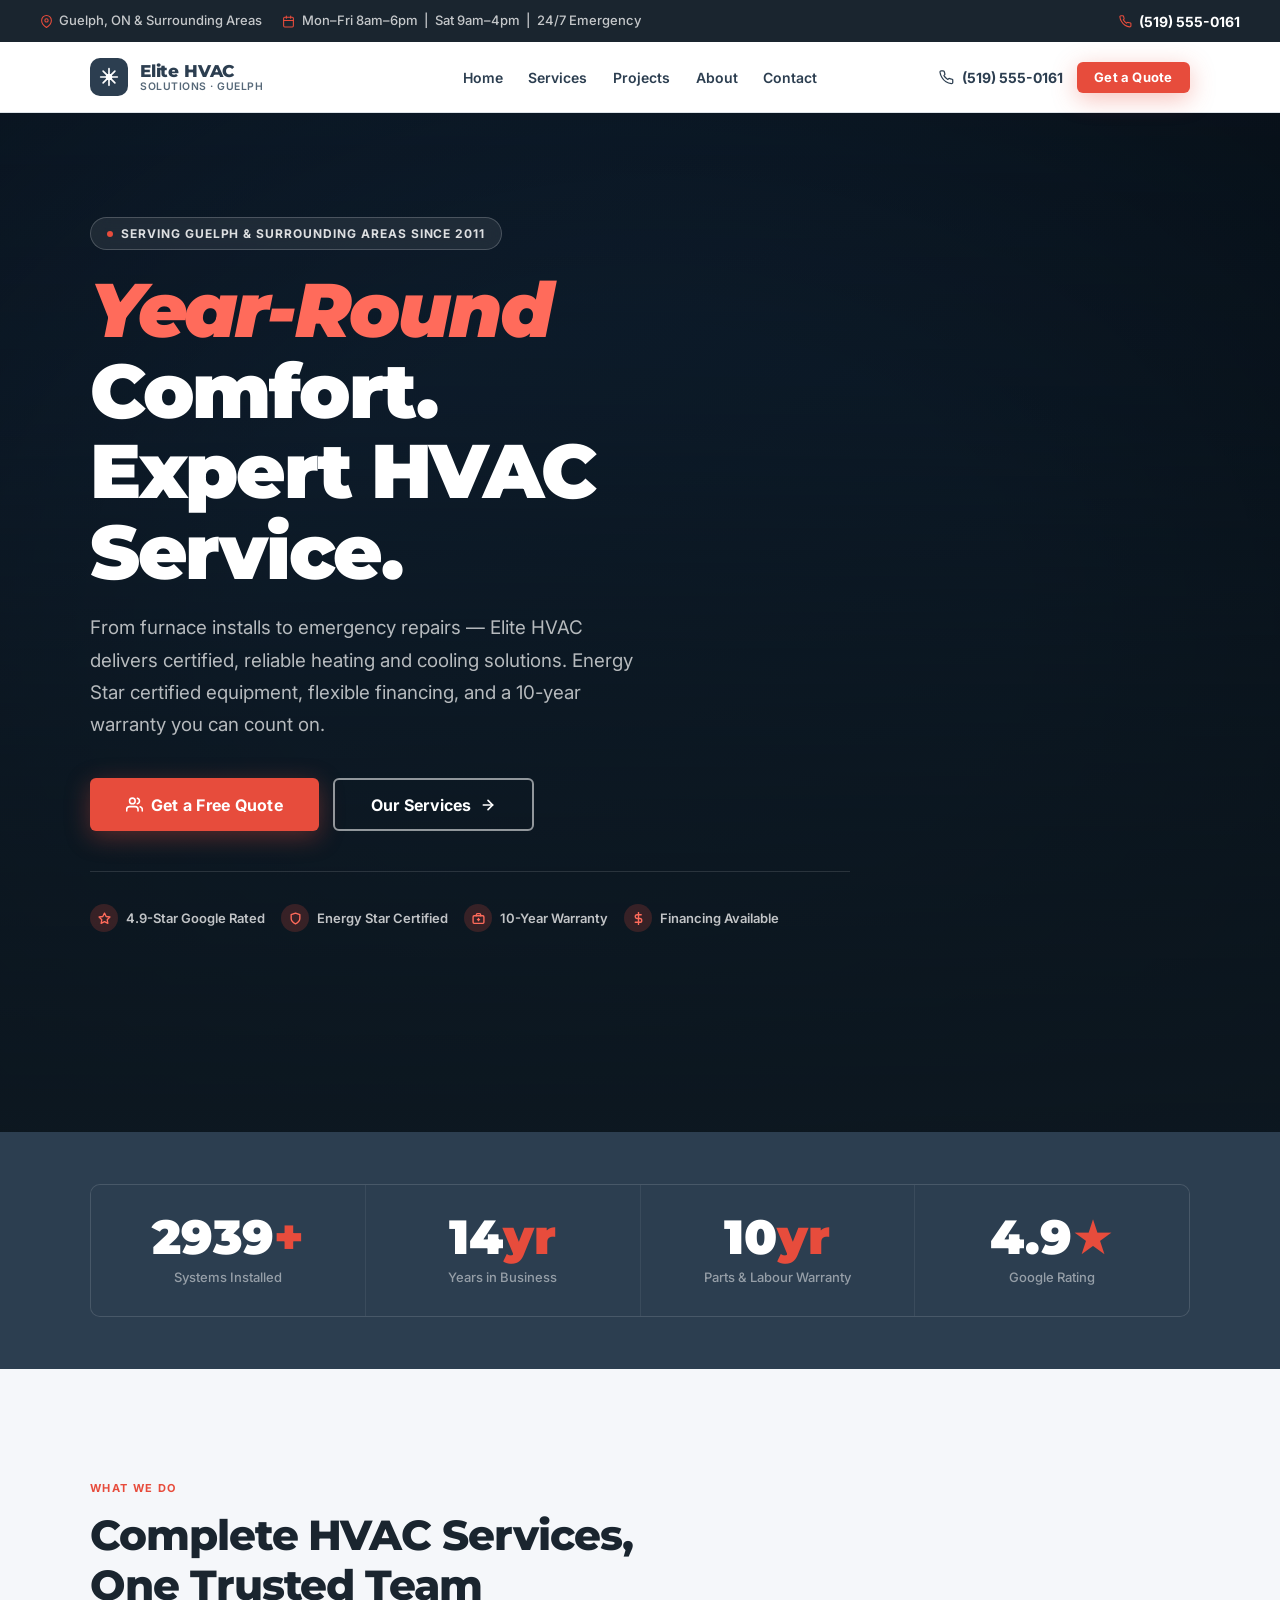
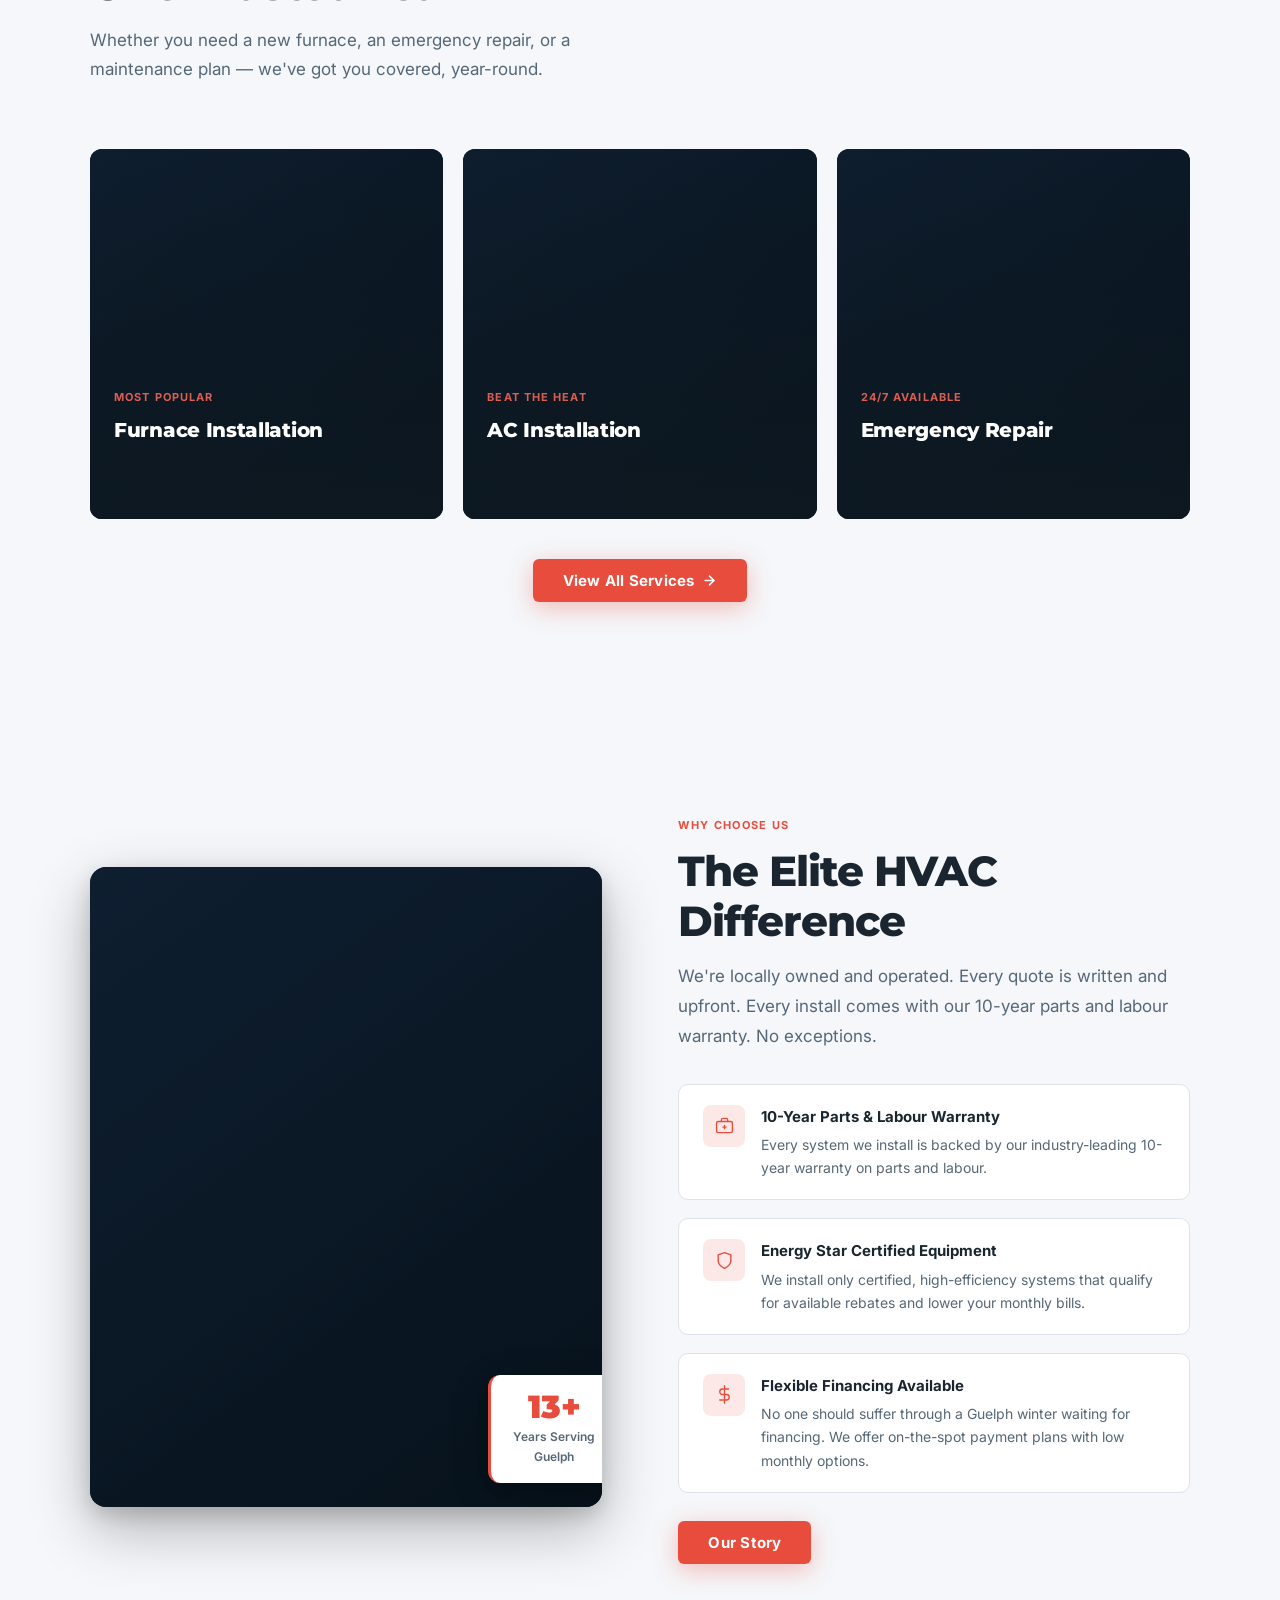
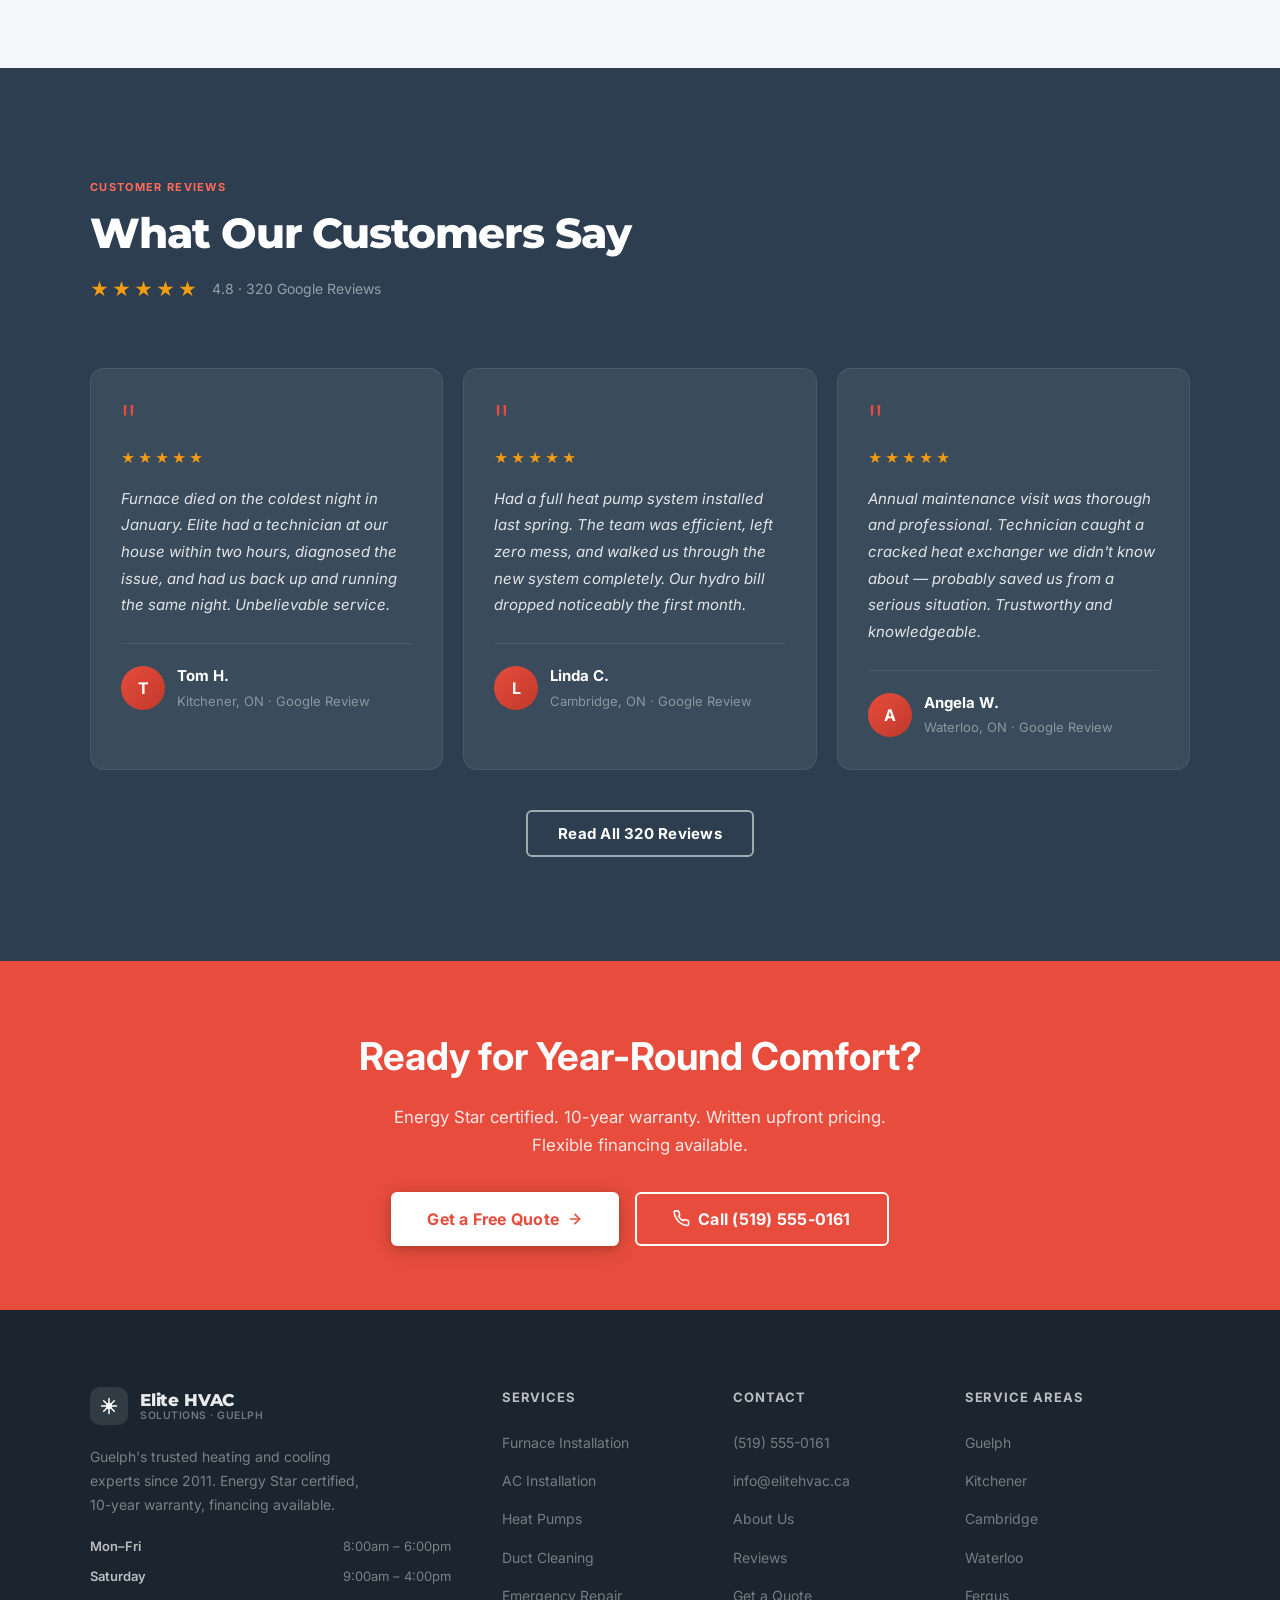
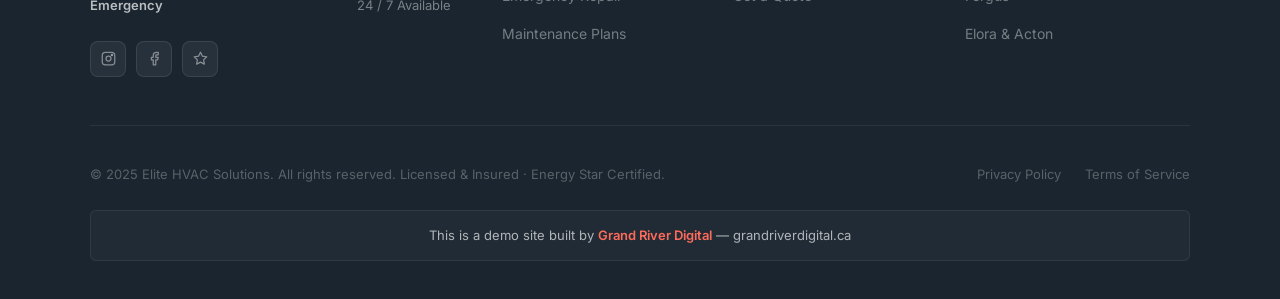
<file: index.html>
<!DOCTYPE html>
<html lang="en">
<head>
  <meta charset="UTF-8" />
  <meta name="viewport" content="width=device-width, initial-scale=1.0" />
  <meta name="theme-color" content="#0f2033" />
  <title>Elite HVAC Solutions | Guelph's Heating & Cooling Experts</title>
  <meta name="description" content="Elite HVAC Solutions — furnace installation, AC, heat pumps, duct cleaning, and 24/7 emergency repair in Guelph, Kitchener, Cambridge, and Waterloo. Energy Star certified with a 10-year warranty." />

  <link rel="preconnect" href="https://fonts.googleapis.com">
  <link rel="preconnect" href="https://fonts.gstatic.com" crossorigin>

  <script>
    var IMG_FALLBACK = 'data:image/svg+xml,%3Csvg xmlns=%22http://www.w3.org/2000/svg%22 width=%22800%22 height=%22600%22%3E%3ClinearGradient id=%22g%22 x1=%220%25%22 y1=%220%25%22 x2=%22100%25%22 y2=%22100%25%22%3E%3Cstop offset=%220%25%22 stop-color=%22%230f2033%22/%3E%3Cstop offset=%22100%25%22 stop-color=%22%23061018%22/%3E%3C/linearGradient%3E%3Crect width=%22800%22 height=%22600%22 fill=%22url(%23g)%22/%3E%3C/svg%3E';
    function imgFallback(img) { img.onerror = null; img.src = IMG_FALLBACK; }
  </script>

  <link rel="stylesheet" href="styles.css" />
</head>
<body>

<!-- TOP BAR -->
<div id="topbar">
  <div class="topbar-left">
    <div class="topbar-item">
      <svg width="13" height="13" viewBox="0 0 24 24" fill="none" stroke="currentColor" stroke-width="2" stroke-linecap="round" stroke-linejoin="round"><path d="M21 10c0 7-9 13-9 13s-9-6-9-13a9 9 0 0 1 18 0z"/><circle cx="12" cy="10" r="3"/></svg>
      Guelph, ON &amp; Surrounding Areas
    </div>
    <div class="topbar-item">
      <svg width="13" height="13" viewBox="0 0 24 24" fill="none" stroke="currentColor" stroke-width="2" stroke-linecap="round" stroke-linejoin="round"><rect x="3" y="4" width="18" height="18" rx="2"/><line x1="16" y1="2" x2="16" y2="6"/><line x1="8" y1="2" x2="8" y2="6"/><line x1="3" y1="10" x2="21" y2="10"/></svg>
      Mon–Fri 8am–6pm &nbsp;|&nbsp; Sat 9am–4pm &nbsp;|&nbsp; 24/7 Emergency
    </div>
  </div>
  <a href="tel:5195550161" class="topbar-phone">
    <svg width="13" height="13" viewBox="0 0 24 24" fill="none" stroke="currentColor" stroke-width="2" stroke-linecap="round" stroke-linejoin="round"><path d="M22 16.92v3a2 2 0 0 1-2.18 2 19.79 19.79 0 0 1-8.63-3.07A19.5 19.5 0 0 1 4.69 12 19.79 19.79 0 0 1 1.61 3.44 2 2 0 0 1 3.6 1.27h3a2 2 0 0 1 2 1.72 12.84 12.84 0 0 0 .7 2.81 2 2 0 0 1-.45 2.11L7.91 8.94a16 16 0 0 0 6.16 6.16l.94-.94a2 2 0 0 1 2.11-.45 12.84 12.84 0 0 0 2.81.7A2 2 0 0 1 22 16.92z"/></svg>
    (519) 555-0161
  </a>
</div>

<!-- STICKY HEADER -->
<header id="hdr">
  <div class="wrap hdr-inner">
    <a href="./" class="logo" aria-label="Elite HVAC Solutions — home">
      <div class="logo-icon" aria-hidden="true">
        <svg width="20" height="20" viewBox="0 0 24 24" fill="none" stroke="currentColor" stroke-width="2" stroke-linecap="round" stroke-linejoin="round">
          <path d="M12 2v20M2 12h20M4.93 4.93l14.14 14.14M19.07 4.93L4.93 19.07"/>
          <circle cx="12" cy="12" r="3"/>
        </svg>
      </div>
      <div class="logo-text">
        Elite HVAC
        <span>Solutions · Guelph</span>
      </div>
    </a>

    <nav class="desktop-nav" aria-label="Main navigation">
      <a href="./">Home</a>
      <a href="services/">Services</a>
      <a href="projects/">Projects</a>
      <a href="about/">About</a>
      <a href="contact/">Contact</a>
    </nav>

    <div class="hdr-right">
      <a href="tel:5195550161" class="hdr-phone" aria-label="Call us">
        <svg width="15" height="15" viewBox="0 0 24 24" fill="none" stroke="currentColor" stroke-width="2" stroke-linecap="round" stroke-linejoin="round"><path d="M22 16.92v3a2 2 0 0 1-2.18 2 19.79 19.79 0 0 1-8.63-3.07A19.5 19.5 0 0 1 4.69 12 19.79 19.79 0 0 1 1.61 3.44 2 2 0 0 1 3.6 1.27h3a2 2 0 0 1 2 1.72 12.84 12.84 0 0 0 .7 2.81 2 2 0 0 1-.45 2.11L7.91 8.94a16 16 0 0 0 6.16 6.16l.94-.94a2 2 0 0 1 2.11-.45 12.84 12.84 0 0 0 2.81.7A2 2 0 0 1 22 16.92z"/></svg>
        (519) 555-0161
      </a>
      <a href="contact/" class="btn btn-accent btn-sm">Get a Quote</a>
      <button class="hamburger" id="hamburger" aria-label="Toggle menu" aria-expanded="false">
        <span></span><span></span><span></span>
      </button>
    </div>
  </div>
</header>

<!-- Mobile Nav Overlay -->
<div id="mobile-nav" role="dialog" aria-modal="true" aria-label="Mobile navigation">
  <nav>
    <a href="./" class="mobile-link">Home</a>
    <a href="services/" class="mobile-link">Services</a>
    <a href="projects/" class="mobile-link">Projects</a>
    <a href="about/" class="mobile-link">About</a>
    <a href="contact/" class="mobile-link">Contact</a>
  </nav>
  <div class="mobile-nav-cta">
    <a href="tel:5195550161" class="btn btn-outline-dk btn-lg" style="justify-content:center">
      <svg width="17" height="17" viewBox="0 0 24 24" fill="none" stroke="currentColor" stroke-width="2" stroke-linecap="round" stroke-linejoin="round"><path d="M22 16.92v3a2 2 0 0 1-2.18 2 19.79 19.79 0 0 1-8.63-3.07A19.5 19.5 0 0 1 4.69 12 19.79 19.79 0 0 1 1.61 3.44 2 2 0 0 1 3.6 1.27h3a2 2 0 0 1 2 1.72 12.84 12.84 0 0 0 .7 2.81 2 2 0 0 1-.45 2.11L7.91 8.94a16 16 0 0 0 6.16 6.16l.94-.94a2 2 0 0 1 2.11-.45 12.84 12.84 0 0 0 2.81.7A2 2 0 0 1 22 16.92z"/></svg>
      (519) 555-0161
    </a>
    <a href="contact/" class="btn btn-accent btn-lg" style="justify-content:center">Get a Free Quote</a>
  </div>
</div>

<!-- HERO -->
<section id="hero" aria-labelledby="hero-h1">
  <div class="hero-bg">
    <img
      src="https://images.pexels.com/photos/8486882/pexels-photo-8486882.jpeg?auto=compress&cs=tinysrgb&w=1800&h=900&dpr=1"
      alt="Professional HVAC technician servicing a modern heating and cooling system"
      fetchpriority="high"
      loading="eager" onerror="imgFallback(this)">
  </div>
  <div class="hero-content">
    <div class="wrap">
      <div class="hero-inner">
        <div class="hero-kicker">
          <span class="dot" aria-hidden="true"></span>
          Serving Guelph &amp; Surrounding Areas Since 2011
        </div>
        <h1 id="hero-h1">
          <em>Year-Round</em> Comfort.<br>Expert HVAC Service.
        </h1>
        <p class="hero-sub">
          From furnace installs to emergency repairs — Elite HVAC delivers certified, reliable heating and cooling solutions. Energy Star certified equipment, flexible financing, and a 10-year warranty you can count on.
        </p>
        <div class="hero-ctas">
          <a href="contact/" class="btn btn-accent btn-lg">
            <svg width="17" height="17" viewBox="0 0 24 24" fill="none" stroke="currentColor" stroke-width="2.2" stroke-linecap="round" stroke-linejoin="round"><path d="M17 21v-2a4 4 0 0 0-4-4H5a4 4 0 0 0-4 4v2"/><circle cx="9" cy="7" r="4"/><path d="M23 21v-2a4 4 0 0 0-3-3.87"/><path d="M16 3.13a4 4 0 0 1 0 7.75"/></svg>
            Get a Free Quote
          </a>
          <a href="services/" class="btn btn-outline btn-lg">
            Our Services
            <svg width="16" height="16" viewBox="0 0 24 24" fill="none" stroke="currentColor" stroke-width="2.5" stroke-linecap="round" stroke-linejoin="round"><line x1="5" y1="12" x2="19" y2="12"/><polyline points="12 5 19 12 12 19"/></svg>
          </a>
        </div>
        <div class="hero-badges" role="list" aria-label="Trust indicators">
          <div class="hero-badge" role="listitem">
            <span class="badge-icon" aria-hidden="true"><svg width="13" height="13" viewBox="0 0 24 24" fill="none" stroke="currentColor" stroke-width="2.5" stroke-linecap="round" stroke-linejoin="round"><polygon points="12 2 15.09 8.26 22 9.27 17 14.14 18.18 21.02 12 17.77 5.82 21.02 7 14.14 2 9.27 8.91 8.26 12 2"/></svg></span>
            4.9-Star Google Rated
          </div>
          <div class="hero-badge" role="listitem">
            <span class="badge-icon" aria-hidden="true"><svg width="13" height="13" viewBox="0 0 24 24" fill="none" stroke="currentColor" stroke-width="2.5" stroke-linecap="round" stroke-linejoin="round"><path d="M12 22s8-4 8-10V5l-8-3-8 3v7c0 6 8 10 8 10z"/></svg></span>
            Energy Star Certified
          </div>
          <div class="hero-badge" role="listitem">
            <span class="badge-icon" aria-hidden="true"><svg width="13" height="13" viewBox="0 0 24 24" fill="none" stroke="currentColor" stroke-width="2.5" stroke-linecap="round" stroke-linejoin="round"><rect x="2" y="7" width="20" height="14" rx="2"/><path d="M16 7V5a2 2 0 0 0-2-2h-4a2 2 0 0 0-2 2v2"/><line x1="12" y1="12" x2="12" y2="16"/><line x1="10" y1="14" x2="14" y2="14"/></svg></span>
            10-Year Warranty
          </div>
          <div class="hero-badge" role="listitem">
            <span class="badge-icon" aria-hidden="true"><svg width="13" height="13" viewBox="0 0 24 24" fill="none" stroke="currentColor" stroke-width="2.5" stroke-linecap="round" stroke-linejoin="round"><line x1="12" y1="1" x2="12" y2="23"/><path d="M17 5H9.5a3.5 3.5 0 0 0 0 7h5a3.5 3.5 0 0 1 0 7H6"/></svg></span>
            Financing Available
          </div>
        </div>
      </div>
    </div>
  </div>
</section>

<!-- STATS STRIP -->
<div id="stats" aria-label="Business statistics">
  <div class="wrap">
    <div class="stats-row">
      <div class="stat-cell">
        <div class="stat-n" id="sn-systems">0<span class="accent">+</span></div>
        <div class="stat-l">Systems Installed</div>
      </div>
      <div class="stat-cell">
        <div class="stat-n" id="sn-yrs">0<span class="accent">yr</span></div>
        <div class="stat-l">Years in Business</div>
      </div>
      <div class="stat-cell">
        <div class="stat-n">10<span class="accent">yr</span></div>
        <div class="stat-l">Parts &amp; Labour Warranty</div>
      </div>
      <div class="stat-cell">
        <div class="stat-n">4.9<span class="accent">★</span></div>
        <div class="stat-l">Google Rating</div>
      </div>
    </div>
  </div>
</div>

<!-- SERVICES OVERVIEW -->
<section id="services-overview" aria-labelledby="svc-title">
  <div class="wrap">
    <div class="section-head">
      <div class="eyebrow sr">What We Do</div>
      <h2 class="section-title sr d1" id="svc-title">Complete HVAC Services,<br>One Trusted Team</h2>
      <p class="section-sub sr d2">Whether you need a new furnace, an emergency repair, or a maintenance plan — we've got you covered, year-round.</p>
    </div>
    <div class="services-grid">

      <div class="service-card sr d1">
        <img src="https://images.pexels.com/photos/7218010/pexels-photo-7218010.jpeg?auto=compress&cs=tinysrgb&w=800&h=534&dpr=1" alt="Furnace installation — professional HVAC technician at work" loading="lazy" onerror="imgFallback(this)">
        <div class="service-body">
          <div class="service-tag">Most Popular</div>
          <h3>Furnace Installation</h3>
          <p class="service-desc">High-efficiency furnace installs with Energy Star certified equipment. We size your system correctly, handle all permits, and back every install with our 10-year warranty.</p>
          <a href="services/" class="service-arrow">Learn more <svg width="13" height="13" viewBox="0 0 24 24" fill="none" stroke="currentColor" stroke-width="2.5" stroke-linecap="round" stroke-linejoin="round"><line x1="5" y1="12" x2="19" y2="12"/><polyline points="12 5 19 12 12 19"/></svg></a>
        </div>
      </div>

      <div class="service-card sr d2">
        <img src="https://images.pexels.com/photos/5768174/pexels-photo-5768174.jpeg?auto=compress&cs=tinysrgb&w=800&h=534&dpr=1" alt="Air conditioning installation — outdoor AC unit" loading="lazy" onerror="imgFallback(this)">
        <div class="service-body">
          <div class="service-tag">Beat the Heat</div>
          <h3>AC Installation</h3>
          <p class="service-desc">Central air conditioning systems designed for Ontario summers. Energy-efficient models, professional installation, and flexible financing so cost is never a barrier to comfort.</p>
          <a href="services/" class="service-arrow">Learn more <svg width="13" height="13" viewBox="0 0 24 24" fill="none" stroke="currentColor" stroke-width="2.5" stroke-linecap="round" stroke-linejoin="round"><line x1="5" y1="12" x2="19" y2="12"/><polyline points="12 5 19 12 12 19"/></svg></a>
        </div>
      </div>

      <div class="service-card sr d3">
        <img src="https://images.pexels.com/photos/8486882/pexels-photo-8486882.jpeg?auto=compress&cs=tinysrgb&w=800&h=534&dpr=1" alt="HVAC technician emergency repair" loading="lazy" onerror="imgFallback(this)">
        <div class="service-body">
          <div class="service-tag">24/7 Available</div>
          <h3>Emergency Repair</h3>
          <p class="service-desc">No heat in winter, no AC in summer — we dispatch fast, 24/7/365. Our service trucks are stocked to handle most breakdowns on the first visit, any time of day.</p>
          <a href="contact/" class="service-arrow">Call now <svg width="13" height="13" viewBox="0 0 24 24" fill="none" stroke="currentColor" stroke-width="2.5" stroke-linecap="round" stroke-linejoin="round"><line x1="5" y1="12" x2="19" y2="12"/><polyline points="12 5 19 12 12 19"/></svg></a>
        </div>
      </div>

    </div>
    <div class="gallery-cta sr" style="margin-top:2.5rem">
      <a href="services/" class="btn btn-accent">
        View All Services
        <svg width="15" height="15" viewBox="0 0 24 24" fill="none" stroke="currentColor" stroke-width="2.5" stroke-linecap="round" stroke-linejoin="round"><line x1="5" y1="12" x2="19" y2="12"/><polyline points="12 5 19 12 12 19"/></svg>
      </a>
    </div>
  </div>
</section>

<!-- WHY CHOOSE US (brief) -->
<section id="why-us" aria-labelledby="why-title">
  <div class="wrap">
    <div class="why-grid">
      <div class="why-img sr">
        <img
          src="https://images.pexels.com/photos/7218010/pexels-photo-7218010.jpeg?auto=compress&cs=tinysrgb&w=700&h=900&dpr=1"
          alt="Elite HVAC technician on the job"
          loading="lazy" onerror="imgFallback(this)">
        <div class="why-img-badge">
          <div class="big">13+</div>
          <div class="sm">Years Serving<br>Guelph</div>
        </div>
      </div>
      <div>
        <div class="eyebrow sr">Why Choose Us</div>
        <h2 class="section-title sr d1" id="why-title">The Elite HVAC Difference</h2>
        <p class="section-sub sr d2" style="margin-bottom:0">
          We're locally owned and operated. Every quote is written and upfront. Every install comes with our 10-year parts and labour warranty. No exceptions.
        </p>
        <div class="why-benefits">
          <div class="why-benefit sr d1">
            <div class="why-benefit-icon" aria-hidden="true"><svg width="19" height="19" viewBox="0 0 24 24" fill="none" stroke="currentColor" stroke-width="1.75" stroke-linecap="round" stroke-linejoin="round"><rect x="2" y="7" width="20" height="14" rx="2"/><path d="M16 7V5a2 2 0 0 0-2-2h-4a2 2 0 0 0-2 2v2"/><line x1="12" y1="12" x2="12" y2="16"/><line x1="10" y1="14" x2="14" y2="14"/></svg></div>
            <div><h4>10-Year Parts &amp; Labour Warranty</h4><p>Every system we install is backed by our industry-leading 10-year warranty on parts and labour.</p></div>
          </div>
          <div class="why-benefit sr d2">
            <div class="why-benefit-icon" aria-hidden="true"><svg width="19" height="19" viewBox="0 0 24 24" fill="none" stroke="currentColor" stroke-width="1.75" stroke-linecap="round" stroke-linejoin="round"><path d="M12 22s8-4 8-10V5l-8-3-8 3v7c0 6 8 10 8 10z"/></svg></div>
            <div><h4>Energy Star Certified Equipment</h4><p>We install only certified, high-efficiency systems that qualify for available rebates and lower your monthly bills.</p></div>
          </div>
          <div class="why-benefit sr d3">
            <div class="why-benefit-icon" aria-hidden="true"><svg width="19" height="19" viewBox="0 0 24 24" fill="none" stroke="currentColor" stroke-width="1.75" stroke-linecap="round" stroke-linejoin="round"><line x1="12" y1="1" x2="12" y2="23"/><path d="M17 5H9.5a3.5 3.5 0 0 0 0 7h5a3.5 3.5 0 0 1 0 7H6"/></svg></div>
            <div><h4>Flexible Financing Available</h4><p>No one should suffer through a Guelph winter waiting for financing. We offer on-the-spot payment plans with low monthly options.</p></div>
          </div>
        </div>
        <div style="margin-top:1.75rem" class="sr d4">
          <a href="about/" class="btn btn-accent">Our Story</a>
        </div>
      </div>
    </div>
  </div>
</section>

<!-- TESTIMONIALS -->
<section id="testimonials" aria-labelledby="reviews-title">
  <div class="wrap">
    <div class="section-head">
      <div class="eyebrow lt sr">Customer Reviews</div>
      <h2 class="section-title lt sr d1" id="reviews-title">What Our Customers Say</h2>
      <div class="testimonials-intro">
        <div class="rating-display sr d2">
          <span class="stars">★★★★★</span>
          <span class="rating-text">4.8 · 320 Google Reviews</span>
        </div>
      </div>
    </div>
    <div class="testimonials-grid">
      <div class="testimonial-card sr d1">
        <div class="t-quote" aria-hidden="true">"</div>
        <div class="t-stars" aria-label="5 stars">★★★★★</div>
        <p class="t-text">Furnace died on the coldest night in January. Elite had a technician at our house within two hours, diagnosed the issue, and had us back up and running the same night. Unbelievable service.</p>
        <div class="t-author">
          <div class="t-avatar" aria-hidden="true">T</div>
          <div><div class="t-name">Tom H.</div><div class="t-loc">Kitchener, ON · Google Review</div></div>
        </div>
      </div>
      <div class="testimonial-card sr d2">
        <div class="t-quote" aria-hidden="true">"</div>
        <div class="t-stars" aria-label="5 stars">★★★★★</div>
        <p class="t-text">Had a full heat pump system installed last spring. The team was efficient, left zero mess, and walked us through the new system completely. Our hydro bill dropped noticeably the first month.</p>
        <div class="t-author">
          <div class="t-avatar" aria-hidden="true">L</div>
          <div><div class="t-name">Linda C.</div><div class="t-loc">Cambridge, ON · Google Review</div></div>
        </div>
      </div>
      <div class="testimonial-card sr d3">
        <div class="t-quote" aria-hidden="true">"</div>
        <div class="t-stars" aria-label="5 stars">★★★★★</div>
        <p class="t-text">Annual maintenance visit was thorough and professional. Technician caught a cracked heat exchanger we didn't know about — probably saved us from a serious situation. Trustworthy and knowledgeable.</p>
        <div class="t-author">
          <div class="t-avatar" aria-hidden="true">A</div>
          <div><div class="t-name">Angela W.</div><div class="t-loc">Waterloo, ON · Google Review</div></div>
        </div>
      </div>
    </div>
    <div style="margin-top:2.5rem;text-align:center;" class="sr d4">
      <a href="about/#reviews" class="btn btn-outline">Read All 320 Reviews</a>
    </div>
  </div>
</section>

<!-- CTA BAND -->
<section id="quote-band" style="background:var(--accent,#e07020);padding:4rem 0;">
  <div class="wrap" style="text-align:center;">
    <h2 style="color:#fff;font-size:clamp(1.6rem,4vw,2.4rem);margin-bottom:1rem;">Ready for Year-Round Comfort?</h2>
    <p style="color:rgba(255,255,255,.88);font-size:1.05rem;margin-bottom:2rem;max-width:520px;margin-left:auto;margin-right:auto;">Energy Star certified. 10-year warranty. Written upfront pricing. Flexible financing available.</p>
    <div style="display:flex;gap:1rem;justify-content:center;flex-wrap:wrap;">
      <a href="contact/" class="btn btn-primary btn-lg" style="background:#fff;color:var(--accent,#e07020);">
        Get a Free Quote
        <svg width="16" height="16" viewBox="0 0 24 24" fill="none" stroke="currentColor" stroke-width="2.5" stroke-linecap="round" stroke-linejoin="round"><line x1="5" y1="12" x2="19" y2="12"/><polyline points="12 5 19 12 12 19"/></svg>
      </a>
      <a href="tel:5195550161" class="btn btn-outline btn-lg" style="border-color:#fff;color:#fff;">
        <svg width="17" height="17" viewBox="0 0 24 24" fill="none" stroke="currentColor" stroke-width="2.2" stroke-linecap="round" stroke-linejoin="round"><path d="M22 16.92v3a2 2 0 0 1-2.18 2 19.79 19.79 0 0 1-8.63-3.07A19.5 19.5 0 0 1 4.69 12 19.79 19.79 0 0 1 1.61 3.44 2 2 0 0 1 3.6 1.27h3a2 2 0 0 1 2 1.72 12.84 12.84 0 0 0 .7 2.81 2 2 0 0 1-.45 2.11L7.91 8.94a16 16 0 0 0 6.16 6.16l.94-.94a2 2 0 0 1 2.11-.45 12.84 12.84 0 0 0 2.81.7A2 2 0 0 1 22 16.92z"/></svg>
        Call (519) 555-0161
      </a>
    </div>
  </div>
</section>

<!-- FOOTER -->
<footer aria-label="Site footer">
  <div class="wrap">
    <div class="footer-grid">
      <div class="footer-brand">
        <a href="./" class="logo" aria-label="Elite HVAC Solutions home">
          <div class="logo-icon" aria-hidden="true">
            <svg width="18" height="18" viewBox="0 0 24 24" fill="none" stroke="currentColor" stroke-width="2" stroke-linecap="round" stroke-linejoin="round">
              <path d="M12 2v20M2 12h20M4.93 4.93l14.14 14.14M19.07 4.93L4.93 19.07"/>
              <circle cx="12" cy="12" r="3"/>
            </svg>
          </div>
          <div class="logo-text">
            Elite HVAC
            <span>Solutions · Guelph</span>
          </div>
        </a>
        <p>Guelph's trusted heating and cooling experts since 2011. Energy Star certified, 10-year warranty, financing available.</p>
        <div class="footer-hours">
          <div class="footer-hour"><strong>Mon–Fri</strong><span>8:00am – 6:00pm</span></div>
          <div class="footer-hour"><strong>Saturday</strong><span>9:00am – 4:00pm</span></div>
          <div class="footer-hour"><strong>Emergency</strong><span>24 / 7 Available</span></div>
        </div>
        <div class="footer-socials" aria-label="Social media">
          <a href="#" class="footer-soc" aria-label="Instagram"><svg width="15" height="15" viewBox="0 0 24 24" fill="none" stroke="currentColor" stroke-width="2" stroke-linecap="round" stroke-linejoin="round"><rect x="2" y="2" width="20" height="20" rx="5"/><circle cx="12" cy="12" r="4"/><circle cx="17.5" cy="6.5" r="1" fill="currentColor"/></svg></a>
          <a href="#" class="footer-soc" aria-label="Facebook"><svg width="15" height="15" viewBox="0 0 24 24" fill="none" stroke="currentColor" stroke-width="2" stroke-linecap="round" stroke-linejoin="round"><path d="M18 2h-3a5 5 0 0 0-5 5v3H7v4h3v8h4v-8h3l1-4h-4V7a1 1 0 0 1 1-1h3z"/></svg></a>
          <a href="#" class="footer-soc" aria-label="Google Reviews"><svg width="15" height="15" viewBox="0 0 24 24" fill="none" stroke="currentColor" stroke-width="2" stroke-linecap="round" stroke-linejoin="round"><polygon points="12 2 15.09 8.26 22 9.27 17 14.14 18.18 21.02 12 17.77 5.82 21.02 7 14.14 2 9.27 8.91 8.26 12 2"/></svg></a>
        </div>
      </div>
      <div class="footer-col">
        <h5>Services</h5>
        <ul>
          <li><a href="services/">Furnace Installation</a></li>
          <li><a href="services/">AC Installation</a></li>
          <li><a href="services/">Heat Pumps</a></li>
          <li><a href="services/">Duct Cleaning</a></li>
          <li><a href="services/">Emergency Repair</a></li>
          <li><a href="services/">Maintenance Plans</a></li>
        </ul>
      </div>
      <div class="footer-col">
        <h5>Contact</h5>
        <ul>
          <li><a href="tel:5195550161">(519) 555-0161</a></li>
          <li><a href="mailto:info@elitehvac.ca">info@elitehvac.ca</a></li>
          <li><a href="about/">About Us</a></li>
          <li><a href="about/">Reviews</a></li>
          <li><a href="contact/">Get a Quote</a></li>
        </ul>
      </div>
      <div class="footer-col">
        <h5>Service Areas</h5>
        <ul>
          <li><a href="contact/">Guelph</a></li>
          <li><a href="contact/">Kitchener</a></li>
          <li><a href="contact/">Cambridge</a></li>
          <li><a href="contact/">Waterloo</a></li>
          <li><a href="contact/">Fergus</a></li>
          <li><a href="contact/">Elora &amp; Acton</a></li>
        </ul>
      </div>
    </div>
    <div class="footer-bottom">
      <p class="footer-copy">© 2025 Elite HVAC Solutions. All rights reserved. Licensed &amp; Insured · Energy Star Certified.</p>
      <div class="footer-legal">
        <a href="#">Privacy Policy</a>
        <a href="#">Terms of Service</a>
      </div>
    </div>
    <div class="grd-banner">
      This is a demo site built by <a href="https://grandriverdigital.ca" target="_blank" rel="noopener">Grand River Digital</a> — grandriverdigital.ca
    </div>
  </div>
</footer>

<!-- MOBILE STICKY BAR -->
<div id="mob-bar" role="navigation" aria-label="Quick contact">
  <a href="tel:5195550161" class="btn btn-accent">
    <svg width="16" height="16" viewBox="0 0 24 24" fill="none" stroke="currentColor" stroke-width="2.2" stroke-linecap="round" stroke-linejoin="round"><path d="M22 16.92v3a2 2 0 0 1-2.18 2 19.79 19.79 0 0 1-8.63-3.07A19.5 19.5 0 0 1 4.69 12 19.79 19.79 0 0 1 1.61 3.44 2 2 0 0 1 3.6 1.27h3a2 2 0 0 1 2 1.72 12.84 12.84 0 0 0 .7 2.81 2 2 0 0 1-.45 2.11L7.91 8.94a16 16 0 0 0 6.16 6.16l.94-.94a2 2 0 0 1 2.11-.45 12.84 12.84 0 0 0 2.81.7A2 2 0 0 1 22 16.92z"/></svg>
    Call Now
  </a>
  <a href="contact/" class="btn btn-outline-dk">Free Quote</a>
</div>

<script src="script.js"></script>
</body>
</html>
</file>
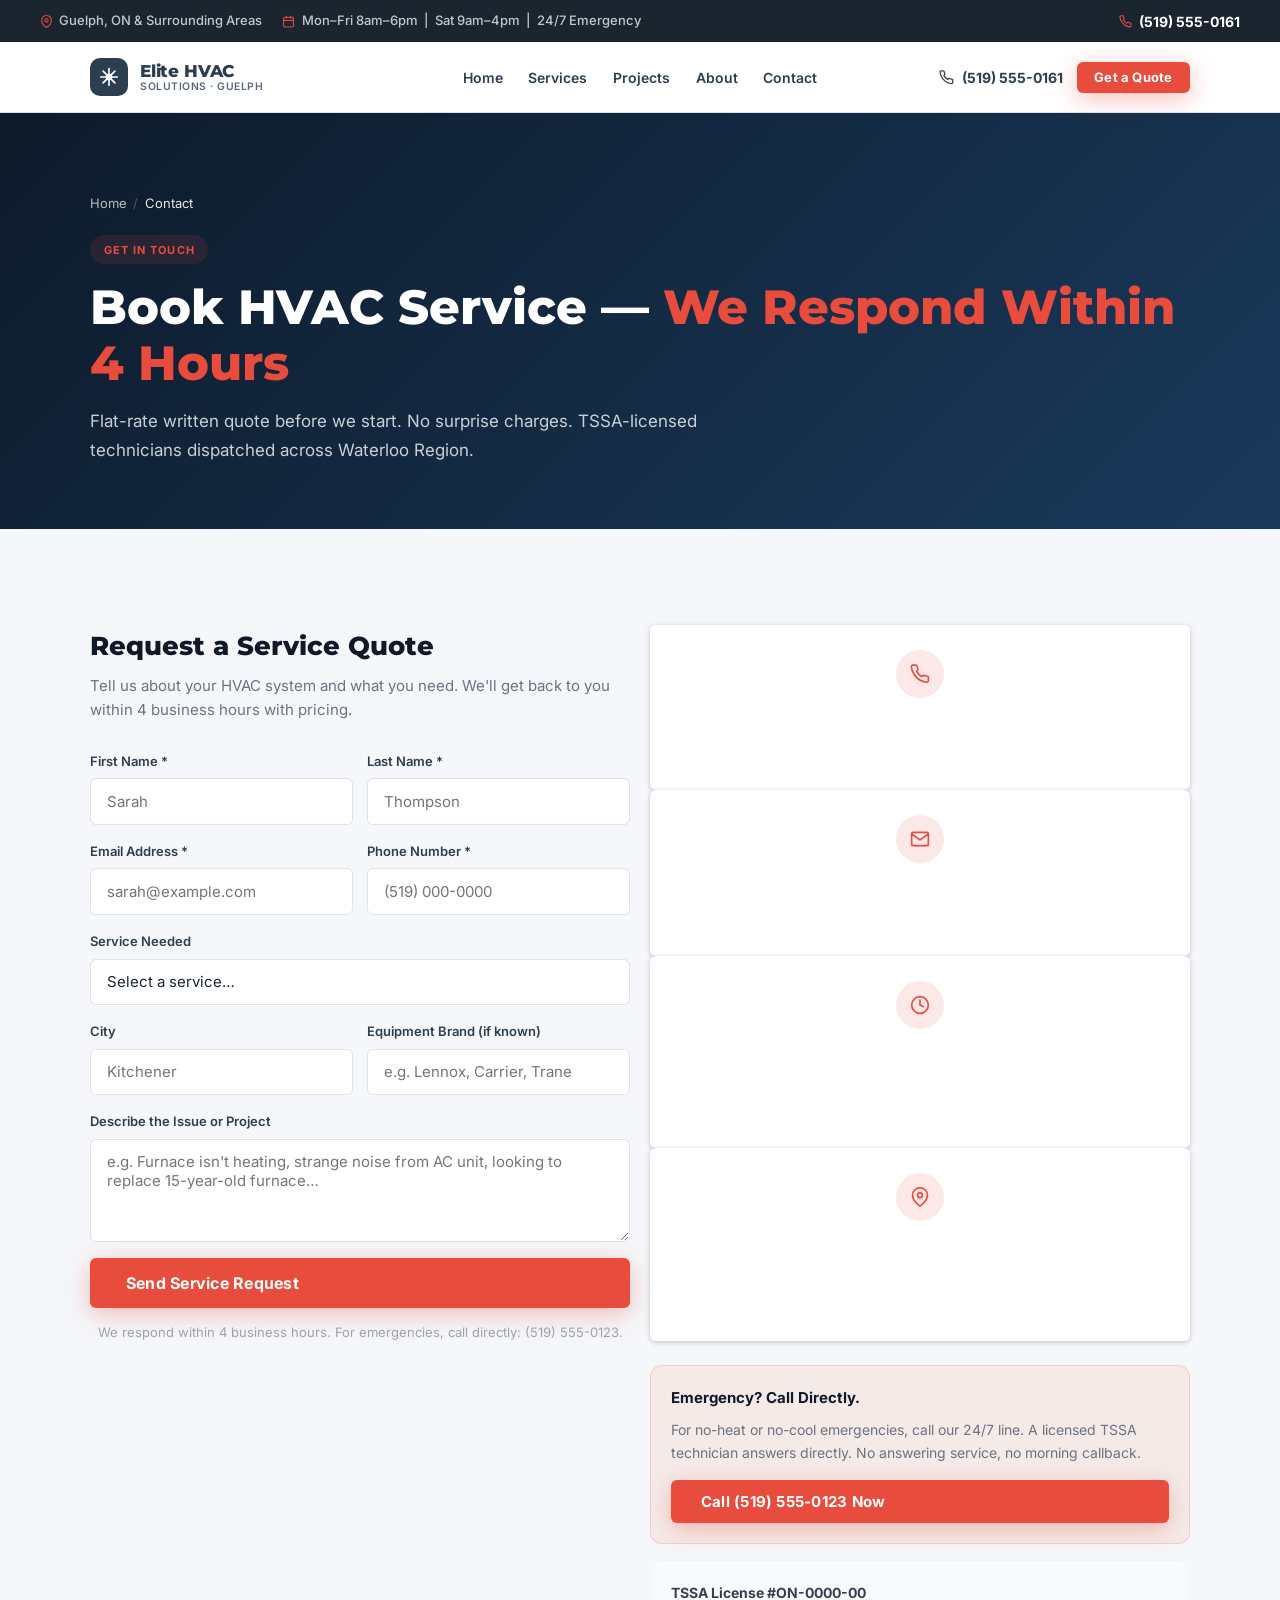
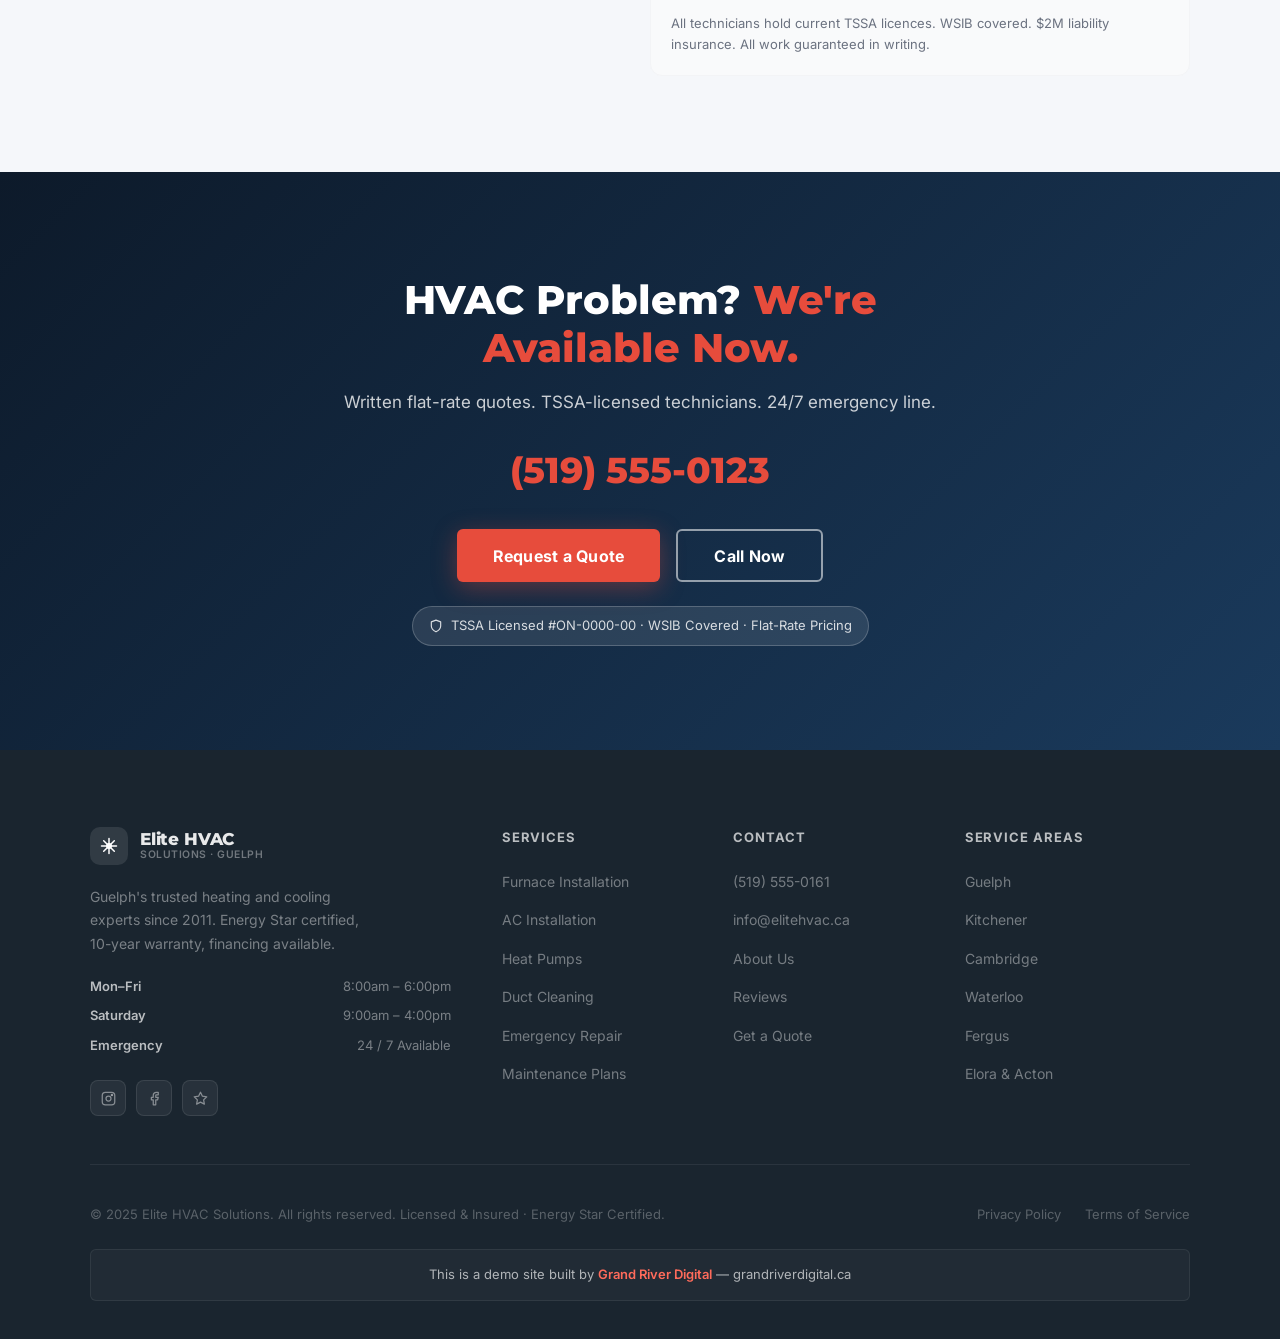
<file: contact/index.html>
<!DOCTYPE html>
<html lang="en">
<head>
  <meta charset="UTF-8" /><meta name="viewport" content="width=device-width, initial-scale=1.0" />
  <meta name="description" content="Book HVAC service with Elite Climate Solutions. Flat-rate pricing, TSSA-licensed technicians, and 24/7 emergency response in Kitchener, Cambridge, and Waterloo Region." />
  <link rel="canonical" href="https://grandriverdigital.github.io/elite-hvac-demo/contact/" />
  <title>Contact | Elite Climate Solutions</title>
  <link rel="preconnect" href="https://fonts.googleapis.com" /><link rel="preconnect" href="https://fonts.gstatic.com" crossorigin />
  <link rel="stylesheet" href="https://fonts.googleapis.com/css2?family=Manrope:wght@600;700;800;900&family=Inter:wght@400;500;600;700&display=swap" media="print" onload="this.media='all'" />
  <link rel="stylesheet" href="../styles.css" />
</head>
<body>

<div id="topbar">
  <div class="topbar-left">
    <div class="topbar-item">
      <svg width="13" height="13" viewBox="0 0 24 24" fill="none" stroke="currentColor" stroke-width="2" stroke-linecap="round" stroke-linejoin="round"><path d="M21 10c0 7-9 13-9 13s-9-6-9-13a9 9 0 0 1 18 0z"/><circle cx="12" cy="10" r="3"/></svg>
      Guelph, ON &amp; Surrounding Areas
    </div>
    <div class="topbar-item">
      <svg width="13" height="13" viewBox="0 0 24 24" fill="none" stroke="currentColor" stroke-width="2" stroke-linecap="round" stroke-linejoin="round"><rect x="3" y="4" width="18" height="18" rx="2"/><line x1="16" y1="2" x2="16" y2="6"/><line x1="8" y1="2" x2="8" y2="6"/><line x1="3" y1="10" x2="21" y2="10"/></svg>
      Mon–Fri 8am–6pm &nbsp;|&nbsp; Sat 9am–4pm &nbsp;|&nbsp; 24/7 Emergency
    </div>
  </div>
  <a href="tel:5195550161" class="topbar-phone">
    <svg width="13" height="13" viewBox="0 0 24 24" fill="none" stroke="currentColor" stroke-width="2" stroke-linecap="round" stroke-linejoin="round"><path d="M22 16.92v3a2 2 0 0 1-2.18 2 19.79 19.79 0 0 1-8.63-3.07A19.5 19.5 0 0 1 4.69 12 19.79 19.79 0 0 1 1.61 3.44 2 2 0 0 1 3.6 1.27h3a2 2 0 0 1 2 1.72 12.84 12.84 0 0 0 .7 2.81 2 2 0 0 1-.45 2.11L7.91 8.94a16 16 0 0 0 6.16 6.16l.94-.94a2 2 0 0 1 2.11-.45 12.84 12.84 0 0 0 2.81.7A2 2 0 0 1 22 16.92z"/></svg>
    (519) 555-0161
  </a>
</div>

<!-- STICKY HEADER -->
<header id="hdr">
  <div class="wrap hdr-inner">
    <a href="../" class="logo" aria-label="Elite HVAC Solutions — home">
      <div class="logo-icon" aria-hidden="true">
        <svg width="20" height="20" viewBox="0 0 24 24" fill="none" stroke="currentColor" stroke-width="2" stroke-linecap="round" stroke-linejoin="round">
          <path d="M12 2v20M2 12h20M4.93 4.93l14.14 14.14M19.07 4.93L4.93 19.07"/>
          <circle cx="12" cy="12" r="3"/>
        </svg>
      </div>
      <div class="logo-text">
        Elite HVAC
        <span>Solutions · Guelph</span>
      </div>
    </a>

    <nav class="desktop-nav" aria-label="Main navigation">
      <a href="../">Home</a>
      <a href="../services/">Services</a>
      <a href="../projects/">Projects</a>
      <a href="../about/">About</a>
      <a href="../contact/" aria-current="page">Contact</a>
    </nav>

    <div class="hdr-right">
      <a href="tel:5195550161" class="hdr-phone" aria-label="Call us">
        <svg width="15" height="15" viewBox="0 0 24 24" fill="none" stroke="currentColor" stroke-width="2" stroke-linecap="round" stroke-linejoin="round"><path d="M22 16.92v3a2 2 0 0 1-2.18 2 19.79 19.79 0 0 1-8.63-3.07A19.5 19.5 0 0 1 4.69 12 19.79 19.79 0 0 1 1.61 3.44 2 2 0 0 1 3.6 1.27h3a2 2 0 0 1 2 1.72 12.84 12.84 0 0 0 .7 2.81 2 2 0 0 1-.45 2.11L7.91 8.94a16 16 0 0 0 6.16 6.16l.94-.94a2 2 0 0 1 2.11-.45 12.84 12.84 0 0 0 2.81.7A2 2 0 0 1 22 16.92z"/></svg>
        (519) 555-0161
      </a>
      <a href="../contact/" class="btn btn-accent btn-sm">Get a Quote</a>
      <button class="hamburger" id="hamburger" aria-label="Toggle menu" aria-expanded="false">
        <span></span><span></span><span></span>
      </button>
    </div>
  </div>
</header>

<!-- Mobile Nav Overlay -->
<div id="mobile-nav" role="dialog" aria-modal="true" aria-label="Mobile navigation">
  <nav>
    <a href="../" class="mobile-link">Home</a>
    <a href="../services/" class="mobile-link">Services</a>
    <a href="../projects/" class="mobile-link">Projects</a>
    <a href="../about/" class="mobile-link">About</a>
    <a href="../contact/" class="mobile-link">Contact</a>
  </nav>
  <div class="mobile-nav-cta">
    <a href="tel:5195550161" class="btn btn-outline-dk btn-lg" style="justify-content:center">
      <svg width="17" height="17" viewBox="0 0 24 24" fill="none" stroke="currentColor" stroke-width="2" stroke-linecap="round" stroke-linejoin="round"><path d="M22 16.92v3a2 2 0 0 1-2.18 2 19.79 19.79 0 0 1-8.63-3.07A19.5 19.5 0 0 1 4.69 12 19.79 19.79 0 0 1 1.61 3.44 2 2 0 0 1 3.6 1.27h3a2 2 0 0 1 2 1.72 12.84 12.84 0 0 0 .7 2.81 2 2 0 0 1-.45 2.11L7.91 8.94a16 16 0 0 0 6.16 6.16l.94-.94a2 2 0 0 1 2.11-.45 12.84 12.84 0 0 0 2.81.7A2 2 0 0 1 22 16.92z"/></svg>
      (519) 555-0161
    </a>
    <a href="../contact/" class="btn btn-accent btn-lg" style="justify-content:center">Get a Free Quote</a>
  </div>
</div>

<main id="main">
    <div class="page-hero"><div class="container page-hero__inner">
      <nav class="breadcrumb"><a href="../">Home</a><span class="breadcrumb__sep" aria-hidden="true">/</span><span aria-current="page">Contact</span></nav>
      <div class="page-hero__badge">Get In Touch</div>
      <h1>Book HVAC Service — <span>We Respond Within 4 Hours</span></h1>
      <p class="page-hero__sub">Flat-rate written quote before we start. No surprise charges. TSSA-licensed technicians dispatched across Waterloo Region.</p>
    </div></div>

    <section class="section section--light"><div class="container">
      <div class="contact-grid">
        <div class="contact-form-col sr">
          <h2 style="font-family:var(--fd);font-size:1.625rem;font-weight:800;color:var(--ink-900);margin-bottom:.375rem;">Request a Service Quote</h2>
          <p style="font-size:.9375rem;color:var(--ink-500);margin-bottom:1.75rem;">Tell us about your HVAC system and what you need. We'll get back to you within 4 business hours with pricing.</p>
          <form class="contact-form" id="contactForm" novalidate>
            <div class="form-row">
              <div class="form-group"><label for="fname">First Name *</label><input type="text" id="fname" name="first_name" placeholder="Sarah" required autocomplete="given-name" /></div>
              <div class="form-group"><label for="lname">Last Name *</label><input type="text" id="lname" name="last_name" placeholder="Thompson" required autocomplete="family-name" /></div>
            </div>
            <div class="form-row">
              <div class="form-group"><label for="femail">Email Address *</label><input type="email" id="femail" name="email" placeholder="sarah@example.com" required autocomplete="email" /></div>
              <div class="form-group"><label for="fphone">Phone Number *</label><input type="tel" id="fphone" name="phone" placeholder="(519) 000-0000" required autocomplete="tel" /></div>
            </div>
            <div class="form-group"><label for="fservice">Service Needed</label>
              <select class="form-input form-select" id="fservice" name="service"><option value="">Select a service…</option><option>Furnace Repair</option><option>Furnace Replacement</option><option>AC Installation</option><option>AC Repair</option><option>Heat Pump Installation</option><option>Boiler Service</option><option>Annual Maintenance / Tune-Up</option><option>Air Quality / Ventilation</option><option>Emergency Service</option><option>Other / Not Sure</option></select>
            </div>
            <div class="form-row">
              <div class="form-group"><label for="fcity">City</label><input type="text" id="fcity" name="city" placeholder="Kitchener" autocomplete="address-level2" /></div>
              <div class="form-group"><label for="fequipment">Equipment Brand (if known)</label><input type="text" id="fequipment" name="equipment" placeholder="e.g. Lennox, Carrier, Trane" /></div>
            </div>
            <div class="form-group"><label for="fmsg">Describe the Issue or Project</label><textarea class="form-input form-textarea" id="fmsg" name="message" rows="4" placeholder="e.g. Furnace isn't heating, strange noise from AC unit, looking to replace 15-year-old furnace…"></textarea></div>
            <button type="submit" class="btn btn--accent btn--lg" style="width:100%;">Send Service Request</button>
            <p style="font-size:.8125rem;color:var(--ink-400);text-align:center;margin-top:.875rem;">We respond within 4 business hours. For emergencies, call directly: (519) 555-0123.</p>
          </form>
        </div>
        <div class="contact-info-col sr">
          <div class="contact-card">
            <div class="contact-card__icon"><svg width="20" height="20" viewBox="0 0 24 24" fill="none" stroke="currentColor" stroke-width="2" stroke-linecap="round" stroke-linejoin="round"><path d="M22 16.92v3a2 2 0 0 1-2.18 2 19.79 19.79 0 0 1-8.63-3.07A19.5 19.5 0 0 1 4.69 12 19.79 19.79 0 0 1 1.61 3.44 2 2 0 0 1 3.6 1.27h3a2 2 0 0 1 2 1.72c.127.96.361 1.9.7 2.81a2 2 0 0 1-.45 2.11L7.91 8.94a16 16 0 0 0 6.16 6.16l.94-.94a2 2 0 0 1 2.11-.45c.907.339 1.85.573 2.81.7A2 2 0 0 1 22 16.92z"/></svg></div>
            <div><div class="contact-card__label">Phone (24/7 Emergency)</div><a href="tel:5195550123" class="contact-card__val">(519) 555-0123</a></div>
          </div>
          <div class="contact-card">
            <div class="contact-card__icon"><svg width="20" height="20" viewBox="0 0 24 24" fill="none" stroke="currentColor" stroke-width="2" stroke-linecap="round" stroke-linejoin="round"><path d="M4 4h16c1.1 0 2 .9 2 2v12c0 1.1-.9 2-2 2H4c-1.1 0-2-.9-2-2V6c0-1.1.9-2 2-2z"/><polyline points="22,6 12,13 2,6"/></svg></div>
            <div><div class="contact-card__label">Email</div><a href="mailto:info@eliteclimate.ca" class="contact-card__val">info@eliteclimate.ca</a></div>
          </div>
          <div class="contact-card">
            <div class="contact-card__icon"><svg width="20" height="20" viewBox="0 0 24 24" fill="none" stroke="currentColor" stroke-width="2" stroke-linecap="round" stroke-linejoin="round"><circle cx="12" cy="12" r="10"/><polyline points="12 6 12 12 16 14"/></svg></div>
            <div><div class="contact-card__label">Business Hours</div><div class="contact-card__val">Mon–Fri: 8 AM – 6 PM<br>Emergency: 24/7</div></div>
          </div>
          <div class="contact-card">
            <div class="contact-card__icon"><svg width="20" height="20" viewBox="0 0 24 24" fill="none" stroke="currentColor" stroke-width="2" stroke-linecap="round" stroke-linejoin="round"><path d="M21 10c0 7-9 13-9 13s-9-6-9-13a9 9 0 0 1 18 0z"/><circle cx="12" cy="10" r="3"/></svg></div>
            <div><div class="contact-card__label">Service Area</div><div class="contact-card__val">Kitchener · Cambridge · Waterloo<br>Guelph · Fergus · Elmira</div></div>
          </div>
          <div style="margin-top:1.5rem;padding:1.25rem;background:rgba(232,84,20,.07);border:1px solid rgba(232,84,20,.2);border-radius:12px;">
            <div style="font-weight:700;font-size:.9375rem;color:var(--ink-900);margin-bottom:.5rem;">Emergency? Call Directly.</div>
            <p style="font-size:.875rem;color:var(--ink-500);margin-bottom:1rem;">For no-heat or no-cool emergencies, call our 24/7 line. A licensed TSSA technician answers directly. No answering service, no morning callback.</p>
            <a href="tel:5195550123" class="btn btn--accent" style="width:100%;text-align:center;">Call (519) 555-0123 Now</a>
          </div>
          <div style="margin-top:1rem;padding:1.25rem;background:var(--ink-50);border:1px solid var(--ink-100);border-radius:12px;">
            <div style="font-weight:700;font-size:.875rem;color:var(--ink-700);margin-bottom:.5rem;">TSSA License #ON-0000-00</div>
            <p style="font-size:.8125rem;color:var(--ink-500);">All technicians hold current TSSA licences. WSIB covered. $2M liability insurance. All work guaranteed in writing.</p>
          </div>
        </div>
      </div>
    </div></section>

    <section class="final-cta"><div class="container"><div class="final-cta__inner">
      <h2 class="sr">HVAC Problem? <span>We're Available Now.</span></h2>
      <p class="sr">Written flat-rate quotes. TSSA-licensed technicians. 24/7 emergency line.</p>
      <a href="tel:5195550123" class="final-cta__phone sr">(519) 555-0123</a>
      <div class="final-cta__btns sr"><a href="#contactForm" class="btn btn--accent btn--lg">Request a Quote</a><a href="tel:5195550123" class="btn btn--ghost btn--lg">Call Now</a></div>
      <div class="cert-pill sr"><svg width="14" height="14" viewBox="0 0 24 24" fill="none" stroke="currentColor" stroke-width="2" stroke-linecap="round" stroke-linejoin="round"><path d="M12 22s8-4 8-10V5l-8-3-8 3v7c0 6 8 10 8 10z"/></svg>TSSA Licensed #ON-0000-00 · WSIB Covered · Flat-Rate Pricing</div>
    </div></div></section>
  </main>

<footer aria-label="Site footer">
  <div class="wrap">
    <div class="footer-grid">
      <div class="footer-brand">
        <a href="../" class="logo" aria-label="Elite HVAC Solutions home">
          <div class="logo-icon" aria-hidden="true">
            <svg width="18" height="18" viewBox="0 0 24 24" fill="none" stroke="currentColor" stroke-width="2" stroke-linecap="round" stroke-linejoin="round">
              <path d="M12 2v20M2 12h20M4.93 4.93l14.14 14.14M19.07 4.93L4.93 19.07"/>
              <circle cx="12" cy="12" r="3"/>
            </svg>
          </div>
          <div class="logo-text">
            Elite HVAC
            <span>Solutions · Guelph</span>
          </div>
        </a>
        <p>Guelph's trusted heating and cooling experts since 2011. Energy Star certified, 10-year warranty, financing available.</p>
        <div class="footer-hours">
          <div class="footer-hour"><strong>Mon–Fri</strong><span>8:00am – 6:00pm</span></div>
          <div class="footer-hour"><strong>Saturday</strong><span>9:00am – 4:00pm</span></div>
          <div class="footer-hour"><strong>Emergency</strong><span>24 / 7 Available</span></div>
        </div>
        <div class="footer-socials" aria-label="Social media">
          <a href="#" class="footer-soc" aria-label="Instagram"><svg width="15" height="15" viewBox="0 0 24 24" fill="none" stroke="currentColor" stroke-width="2" stroke-linecap="round" stroke-linejoin="round"><rect x="2" y="2" width="20" height="20" rx="5"/><circle cx="12" cy="12" r="4"/><circle cx="17.5" cy="6.5" r="1" fill="currentColor"/></svg></a>
          <a href="#" class="footer-soc" aria-label="Facebook"><svg width="15" height="15" viewBox="0 0 24 24" fill="none" stroke="currentColor" stroke-width="2" stroke-linecap="round" stroke-linejoin="round"><path d="M18 2h-3a5 5 0 0 0-5 5v3H7v4h3v8h4v-8h3l1-4h-4V7a1 1 0 0 1 1-1h3z"/></svg></a>
          <a href="#" class="footer-soc" aria-label="Google Reviews"><svg width="15" height="15" viewBox="0 0 24 24" fill="none" stroke="currentColor" stroke-width="2" stroke-linecap="round" stroke-linejoin="round"><polygon points="12 2 15.09 8.26 22 9.27 17 14.14 18.18 21.02 12 17.77 5.82 21.02 7 14.14 2 9.27 8.91 8.26 12 2"/></svg></a>
        </div>
      </div>
      <div class="footer-col">
        <h5>Services</h5>
        <ul>
          <li><a href="../services/">Furnace Installation</a></li>
          <li><a href="../services/">AC Installation</a></li>
          <li><a href="../services/">Heat Pumps</a></li>
          <li><a href="../services/">Duct Cleaning</a></li>
          <li><a href="../services/">Emergency Repair</a></li>
          <li><a href="../services/">Maintenance Plans</a></li>
        </ul>
      </div>
      <div class="footer-col">
        <h5>Contact</h5>
        <ul>
          <li><a href="tel:5195550161">(519) 555-0161</a></li>
          <li><a href="mailto:info@elitehvac.ca">info@elitehvac.ca</a></li>
          <li><a href="../about/">About Us</a></li>
          <li><a href="../about/">Reviews</a></li>
          <li><a href="../contact/">Get a Quote</a></li>
        </ul>
      </div>
      <div class="footer-col">
        <h5>Service Areas</h5>
        <ul>
          <li><a href="../contact/">Guelph</a></li>
          <li><a href="../contact/">Kitchener</a></li>
          <li><a href="../contact/">Cambridge</a></li>
          <li><a href="../contact/">Waterloo</a></li>
          <li><a href="../contact/">Fergus</a></li>
          <li><a href="../contact/">Elora &amp; Acton</a></li>
        </ul>
      </div>
    </div>
    <div class="footer-bottom">
      <p class="footer-copy">© 2025 Elite HVAC Solutions. All rights reserved. Licensed &amp; Insured · Energy Star Certified.</p>
      <div class="footer-legal">
        <a href="#">Privacy Policy</a>
        <a href="#">Terms of Service</a>
      </div>
    </div>
    <div class="grd-banner">
      This is a demo site built by <a href="https://grandriverdigital.ca" target="_blank" rel="noopener">Grand River Digital</a> — grandriverdigital.ca
    </div>
  </div>
</footer>

<!-- MOBILE STICKY BAR -->
<div id="mob-bar" role="navigation" aria-label="Quick contact">
  <a href="tel:5195550161" class="btn btn-accent">
    <svg width="16" height="16" viewBox="0 0 24 24" fill="none" stroke="currentColor" stroke-width="2.2" stroke-linecap="round" stroke-linejoin="round"><path d="M22 16.92v3a2 2 0 0 1-2.18 2 19.79 19.79 0 0 1-8.63-3.07A19.5 19.5 0 0 1 4.69 12 19.79 19.79 0 0 1 1.61 3.44 2 2 0 0 1 3.6 1.27h3a2 2 0 0 1 2 1.72 12.84 12.84 0 0 0 .7 2.81 2 2 0 0 1-.45 2.11L7.91 8.94a16 16 0 0 0 6.16 6.16l.94-.94a2 2 0 0 1 2.11-.45 12.84 12.84 0 0 0 2.81.7A2 2 0 0 1 22 16.92z"/></svg>
    Call Now
  </a>
  <a href="../contact/" class="btn btn-outline-dk">Free Quote</a>
</div>

<script src="../script.js"></script>
</body>
</html>
</file>
<file: styles.css>
/* =============================================
   ELITE HVAC SOLUTIONS — styles.css
   Palette: Slate charcoal · Red accent · White
   Fonts: Montserrat (display) + Inter (body)
   ============================================= */

/* ── Google Fonts ── */
@import url('https://fonts.googleapis.com/css2?family=Montserrat:wght@600;700;800;900&family=Inter:wght@400;500;600;700&display=swap');

/* ── Design Tokens ── */
:root {
  --slate:      #2c3e50;
  --slate-dk:   #1a252f;
  --slate-md:   #34495e;
  --slate-lt:   #4a6278;
  --accent:     #e74c3c;
  --accent-dk:  #c0392b;
  --accent-lt:  #ff6b5b;
  --accent-gl:  rgba(231,76,60,.12);
  --light:      #f5f7fa;
  --light-dk:   #eaecf0;
  --white:      #ffffff;
  --text:       #ffffff;
  --text-md:    rgba(255,255,255,0.85);
  --text-lt:    rgba(255,255,255,0.62);
  --text-xs:    rgba(255,255,255,0.38);
  --text-dk:    #1a252f;
  --text-dk-md: #2c3e50;
  --text-dk-lt: #566878;
  --text-dk-xs: #8fa3b1;
  --border:     rgba(255,255,255,0.1);
  --border-dk:  #dde3e8;

  --sh-sm:  0 1px 4px rgba(0,0,0,.14), 0 2px 8px rgba(0,0,0,.09);
  --sh-md:  0 4px 18px rgba(0,0,0,.18), 0 2px 6px rgba(0,0,0,.10);
  --sh-lg:  0 10px 36px rgba(0,0,0,.22), 0 4px 12px rgba(0,0,0,.12);
  --sh-xl:  0 22px 60px rgba(0,0,0,.28), 0 8px 20px rgba(0,0,0,.14);
  --sh-a:   0 6px 24px rgba(231,76,60,.35);
  --sh-a-lg:0 14px 40px rgba(231,76,60,.45);

  --ease:    cubic-bezier(.22,1,.36,1);
  --ease-io: cubic-bezier(.37,0,.63,1);

  --max: 1180px;
  --pad: clamp(1.25rem, 5vw, 2.5rem);
  --r: 6px;

  --fd: 'Montserrat', system-ui, -apple-system, sans-serif;
  --fb: 'Inter', system-ui, -apple-system, sans-serif;
}

/* ── Reset ── */
*, *::before, *::after { box-sizing: border-box; margin: 0; padding: 0; }
html {
  scroll-behavior: smooth;
  -webkit-text-size-adjust: 100%;
  font-size: 16px;
  scroll-padding-top: calc(70px + 41px + 12px);
}
body {
  font-family: var(--fb);
  color: var(--text-dk);
  background: var(--light);
  -webkit-font-smoothing: antialiased;
  overflow-x: hidden;
  line-height: 1.65;
}
img { display: block; max-width: 100%; height: auto; }
a { color: inherit; text-decoration: none; }
ul { list-style: none; }
button { font-family: inherit; cursor: pointer; border: none; background: none; }
input, select, textarea { font-family: inherit; font-size: inherit; }

.wrap {
  width: 100%;
  max-width: var(--max);
  margin-inline: auto;
  padding-inline: var(--pad);
}

/* ── Scroll Reveal ── */
.sr {
  opacity: 0;
  transform: translateY(26px);
  transition: opacity .65s var(--ease), transform .65s var(--ease);
}
.sr.up { opacity: 1; transform: none; }
.sr.d1 { transition-delay: .08s; }
.sr.d2 { transition-delay: .16s; }
.sr.d3 { transition-delay: .24s; }
.sr.d4 { transition-delay: .32s; }
.sr.d5 { transition-delay: .40s; }

@media (prefers-reduced-motion: reduce) {
  .sr { opacity: 1; transform: none; transition: none; }
  * { transition-duration: .01ms !important; animation-duration: .01ms !important; }
}

/* ── Buttons ── */
.btn {
  display: inline-flex;
  align-items: center;
  gap: .5rem;
  padding: .875rem 1.875rem;
  border-radius: var(--r);
  font-size: .9375rem;
  font-weight: 700;
  letter-spacing: .015em;
  line-height: 1;
  white-space: nowrap;
  cursor: pointer;
  transition: transform .22s var(--ease), box-shadow .22s var(--ease), background .15s, color .15s, border-color .15s;
  -webkit-tap-highlight-color: transparent;
}
.btn:focus-visible { outline: 2.5px solid var(--accent); outline-offset: 3px; }
.btn:active { transform: scale(.967) !important; }

.btn-primary {
  background: var(--slate);
  color: #fff;
  box-shadow: var(--sh-md);
}
.btn-primary:hover {
  background: var(--slate-md);
  box-shadow: var(--sh-lg);
}
.btn-accent {
  background: var(--accent);
  color: #fff;
  box-shadow: var(--sh-a);
}
.btn-accent:hover {
  background: var(--accent-dk);
  box-shadow: var(--sh-a-lg);
}
.btn-outline {
  background: transparent;
  color: #fff;
  border: 2px solid rgba(255,255,255,.55);
}
.btn-outline:hover {
  background: rgba(255,255,255,.1);
  border-color: #fff;
  box-shadow: 0 6px 20px rgba(0,0,0,.2);
}
.btn-outline-lt {
  background: transparent;
  color: var(--slate);
  border: 2px solid var(--slate);
}
.btn-outline-lt:hover {
  background: var(--slate);
  color: #fff;
}
.btn-outline-mob {
  background: transparent;
  color: #fff;
  border: 2px solid rgba(255,255,255,.45);
}
.btn-outline-mob:hover {
  background: rgba(255,255,255,.1);
  border-color: #fff;
}
.btn-lg { padding: 1.05rem 2.25rem; font-size: 1rem; }
.btn-sm { padding: .55rem 1.1rem; font-size: .8125rem; }

/* ── Section shared ── */
section { padding: clamp(4rem, 9vw, 6.5rem) 0; }

.eyebrow {
  display: inline-block;
  font-size: .6875rem;
  font-weight: 700;
  letter-spacing: .12em;
  text-transform: uppercase;
  color: var(--accent);
  margin-bottom: .75rem;
}
.eyebrow.lt { color: var(--accent-lt); }

.section-title {
  font-family: var(--fd);
  font-size: clamp(1.75rem, 4vw, 2.65rem);
  font-weight: 800;
  color: var(--text-dk);
  line-height: 1.18;
  letter-spacing: -.025em;
  margin-bottom: 1rem;
}
.section-title.lt { color: #fff; }

.section-sub {
  font-size: 1.0625rem;
  color: var(--text-dk-lt);
  line-height: 1.75;
  max-width: 560px;
}
.section-sub.cx { margin-inline: auto; text-align: center; }
.section-sub.lt { color: rgba(255,255,255,.68); }

.section-head { margin-bottom: clamp(2.5rem, 5vw, 4rem); }

/* ── TOP BAR ── */
#topbar {
  background: var(--slate-dk);
  color: rgba(255,255,255,.75);
  font-size: .8125rem;
  font-weight: 500;
  padding: .6rem var(--pad);
  display: flex;
  align-items: center;
  justify-content: space-between;
  gap: 1rem;
  flex-wrap: wrap;
}
.topbar-left {
  display: flex;
  align-items: center;
  gap: 1.25rem;
  flex-wrap: wrap;
}
.topbar-item {
  display: flex;
  align-items: center;
  gap: .4rem;
}
.topbar-item svg { color: var(--accent); flex-shrink: 0; }
.topbar-phone {
  display: flex;
  align-items: center;
  gap: .45rem;
  font-weight: 700;
  color: #fff;
  font-size: .875rem;
  transition: color .15s;
}
.topbar-phone:hover { color: var(--accent-lt); }
.topbar-phone svg { color: var(--accent); }

/* ── HEADER ── */
#hdr {
  position: sticky;
  top: 0;
  z-index: 300;
  background: rgba(255,255,255,.97);
  backdrop-filter: blur(16px);
  -webkit-backdrop-filter: blur(16px);
  border-bottom: 1px solid var(--border-dk);
  transition: box-shadow .3s, background .3s;
}
#hdr.scrolled {
  box-shadow: 0 2px 20px rgba(0,0,0,.1);
  background: rgba(255,255,255,.99);
}
.hdr-inner {
  display: flex;
  align-items: center;
  justify-content: space-between;
  height: 70px;
  gap: 1.5rem;
}
@media (min-width: 821px) {
  .hdr-inner {
    display: grid;
    grid-template-columns: 1fr auto 1fr;
    justify-content: normal;
    gap: 0;
  }
  .hdr-inner > .logo        { grid-column: 1; justify-self: start; }
  .hdr-inner > .desktop-nav { grid-column: 2; }
  .hdr-inner > .hdr-right   { grid-column: 3; justify-self: end; }
}

.logo {
  display: flex;
  align-items: center;
  gap: .75rem;
  flex-shrink: 0;
  text-decoration: none;
}
.logo-icon {
  width: 38px;
  height: 38px;
  background: var(--slate);
  border-radius: 10px;
  display: flex;
  align-items: center;
  justify-content: center;
  flex-shrink: 0;
}
.logo-icon svg { color: #fff; }
.logo-text {
  font-family: var(--fd);
  font-size: 1.0625rem;
  font-weight: 800;
  color: var(--slate);
  line-height: 1.2;
  letter-spacing: -.01em;
}
.logo-text span {
  display: block;
  font-family: var(--fb);
  font-size: .65rem;
  font-weight: 600;
  color: var(--text-dk-lt);
  letter-spacing: .05em;
  text-transform: uppercase;
}

nav.desktop-nav {
  display: flex;
  align-items: center;
  gap: .2rem;
}
nav.desktop-nav a {
  font-size: .875rem;
  font-weight: 600;
  color: var(--text-dk-md);
  padding: .5rem .7rem;
  border-radius: var(--r);
  transition: color .15s, background .15s;
}
nav.desktop-nav a:hover {
  color: var(--accent);
  background: var(--accent-gl);
}

.hdr-right {
  display: flex;
  align-items: center;
  gap: .875rem;
  flex-shrink: 0;
}
.hdr-phone {
  font-size: .875rem;
  font-weight: 700;
  color: var(--slate);
  display: flex;
  align-items: center;
  gap: .45rem;
  transition: color .15s;
}
.hdr-phone:hover { color: var(--accent); }

/* Hamburger */
.hamburger {
  display: none;
  flex-direction: column;
  justify-content: center;
  gap: 5px;
  width: 36px;
  height: 36px;
  padding: 6px;
  border-radius: var(--r);
  transition: background .15s;
  cursor: pointer;
}
.hamburger:hover { background: var(--light-dk); }
.hamburger span {
  display: block;
  height: 2px;
  background: var(--slate);
  border-radius: 2px;
  transition: transform .35s var(--ease), opacity .3s, width .3s;
}
.hamburger span:nth-child(2) { width: 75%; }
.hamburger.active span:nth-child(1) { transform: translateY(7px) rotate(45deg); }
.hamburger.active span:nth-child(2) { opacity: 0; width: 100%; }
.hamburger.active span:nth-child(3) { transform: translateY(-7px) rotate(-45deg); }

/* Mobile nav overlay */
#mobile-nav {
  display: none;
  position: fixed;
  inset: 0;
  z-index: 250;
  background: #fff;
  padding: 6rem var(--pad) 2rem;
  flex-direction: column;
  gap: .25rem;
  opacity: 0;
  pointer-events: none;
  transition: opacity .35s var(--ease);
}
#mobile-nav.open {
  display: flex;
  opacity: 1;
  pointer-events: all;
}
#mobile-nav a {
  font-family: var(--fd);
  font-size: 1.6rem;
  font-weight: 800;
  color: var(--slate);
  padding: .625rem 0;
  border-bottom: 1px solid var(--light-dk);
  transition: color .15s, padding-left .22s var(--ease);
}
#mobile-nav a:hover { color: var(--accent); padding-left: .5rem; }
.mobile-nav-cta {
  margin-top: 1.5rem;
  display: flex;
  flex-direction: column;
  gap: .75rem;
}

/* ── HERO ── */
#hero {
  position: relative;
  min-height: 100svh;
  min-height: 100vh;
  display: flex;
  align-items: flex-end;
  overflow: hidden;
}
.hero-bg {
  position: absolute;
  inset: 0;
  background: linear-gradient(160deg, #0d1821 0%, var(--slate) 50%, var(--slate-md) 100%);
}
.hero-bg img {
  width: 100%;
  height: 100%;
  object-fit: cover;
  object-position: center 50%;
  transform-origin: center;
  animation: heroKen 14s ease-in-out infinite alternate;
}
@keyframes heroKen {
  from { transform: scale(1); }
  to   { transform: scale(1.06); }
}
.hero-bg::after {
  content: '';
  position: absolute;
  inset: 0;
  background:
    linear-gradient(0deg, rgba(13,24,33,.9) 0%, rgba(13,24,33,.55) 40%, rgba(13,24,33,.18) 70%, rgba(13,24,33,.05) 100%),
    radial-gradient(ellipse at center, transparent 40%, rgba(0,0,0,.35) 100%);
}
.hero-content {
  position: relative;
  z-index: 2;
  width: 100%;
  padding: 0 0 clamp(4rem, 9vw, 6rem);
}
.hero-inner { max-width: 760px; }

.hero-kicker {
  display: inline-flex;
  align-items: center;
  gap: .5rem;
  background: rgba(255,255,255,.08);
  border: 1px solid rgba(255,255,255,.2);
  border-radius: 100px;
  padding: .35rem 1rem;
  font-size: .75rem;
  font-weight: 700;
  letter-spacing: .08em;
  text-transform: uppercase;
  color: rgba(255,255,255,.85);
  margin-bottom: 1.25rem;
  backdrop-filter: blur(8px);
}
.hero-kicker .dot {
  width: 6px; height: 6px;
  background: var(--accent);
  border-radius: 50%;
  animation: blink 2s ease infinite;
}
@keyframes blink {
  0%,100% { opacity: 1; }
  50%      { opacity: .3; }
}

#hero h1 {
  font-family: var(--fd);
  font-size: clamp(2.4rem, 6.5vw, 4.75rem);
  font-weight: 900;
  color: #fff;
  line-height: 1.06;
  letter-spacing: -.03em;
  margin-bottom: 1.25rem;
}
#hero h1 em {
  font-style: italic;
  color: var(--accent-lt);
}
.hero-sub {
  font-size: clamp(1rem, 2vw, 1.175rem);
  color: rgba(255,255,255,.7);
  line-height: 1.72;
  max-width: 560px;
  margin-bottom: 2.25rem;
}
.hero-ctas {
  display: flex;
  flex-wrap: wrap;
  gap: .875rem;
  margin-bottom: 2.5rem;
}
.hero-badges {
  display: flex;
  flex-wrap: wrap;
  gap: 1rem;
  padding-top: 2rem;
  border-top: 1px solid rgba(255,255,255,.12);
}
.hero-badge {
  display: flex;
  align-items: center;
  gap: .5rem;
  font-size: .8125rem;
  font-weight: 600;
  color: rgba(255,255,255,.75);
}
.badge-icon {
  width: 28px; height: 28px;
  background: rgba(231,76,60,.2);
  border-radius: 50%;
  display: flex;
  align-items: center;
  justify-content: center;
  color: var(--accent-lt);
  flex-shrink: 0;
}

/* ── STATS STRIP ── */
#stats {
  background: var(--slate);
  padding: clamp(2.25rem, 5vw, 3.25rem) 0;
}
.stats-row {
  display: grid;
  grid-template-columns: repeat(4, 1fr);
  gap: 1px;
  background: rgba(255,255,255,.07);
  border: 1px solid rgba(255,255,255,.07);
  border-radius: 10px;
  overflow: hidden;
}
.stat-cell {
  background: var(--slate);
  padding: 1.75rem 1.5rem;
  text-align: center;
  transition: background .25s;
}
.stat-cell:hover { background: var(--slate-md); }
.stat-n {
  font-family: var(--fd);
  font-size: clamp(2rem, 4.5vw, 3rem);
  font-weight: 900;
  color: #fff;
  line-height: 1;
  margin-bottom: .35rem;
}
.stat-n .accent { color: var(--accent); }
.stat-l {
  font-size: .8125rem;
  color: rgba(255,255,255,.5);
  font-weight: 500;
}

/* ── SERVICES ── */
#services { background: var(--light); }
.services-grid {
  display: grid;
  grid-template-columns: repeat(3, 1fr);
  gap: 1.25rem;
}
.service-card {
  position: relative;
  border-radius: 12px;
  overflow: hidden;
  height: 370px;
  cursor: pointer;
  background: var(--slate-dk);
}
.service-card::after {
  content: '';
  position: absolute;
  inset: 0;
  background: linear-gradient(0deg, rgba(13,24,33,.92) 0%, rgba(13,24,33,.5) 45%, rgba(13,24,33,.1) 100%);
  transition: background .45s var(--ease);
  z-index: 1;
}
.service-card:hover::after {
  background: linear-gradient(0deg, rgba(13,24,33,.97) 0%, rgba(13,24,33,.7) 55%, rgba(13,24,33,.25) 100%);
}
.service-card img {
  width: 100%;
  height: 100%;
  object-fit: cover;
  transition: transform .65s var(--ease);
}
.service-card:hover img { transform: scale(1.07); }
.service-body {
  position: absolute;
  bottom: 0; left: 0; right: 0;
  z-index: 2;
  padding: 1.75rem 1.5rem;
}
.service-tag {
  font-size: .6875rem;
  font-weight: 700;
  letter-spacing: .1em;
  text-transform: uppercase;
  color: var(--accent-lt);
  margin-bottom: .5rem;
  opacity: .85;
}
.service-card h3 {
  font-family: var(--fd);
  font-size: 1.25rem;
  font-weight: 800;
  color: #fff;
  letter-spacing: -.015em;
  margin-bottom: .5rem;
}
.service-desc {
  font-size: .875rem;
  color: rgba(255,255,255,.62);
  line-height: 1.65;
  max-height: 0;
  overflow: hidden;
  transition: max-height .5s var(--ease), opacity .4s;
  opacity: 0;
}
.service-card:hover .service-desc {
  max-height: 120px;
  opacity: 1;
}
.service-arrow {
  display: inline-flex;
  align-items: center;
  gap: .4rem;
  font-size: .8125rem;
  font-weight: 700;
  color: var(--accent-lt);
  margin-top: .875rem;
  opacity: 0;
  transform: translateX(-8px);
  transition: opacity .35s, transform .35s var(--ease);
  text-decoration: none;
}
.service-card:hover .service-arrow {
  opacity: 1;
  transform: none;
}

/* ── GALLERY ── */
#gallery { background: var(--slate-dk); }
#gallery .eyebrow { color: var(--accent-lt); }
#gallery .section-title { color: #fff; }
#gallery .section-sub { color: rgba(255,255,255,.6); }
.gallery-grid {
  display: grid;
  grid-template-columns: repeat(4, 1fr);
  grid-auto-rows: 260px;
  gap: .75rem;
  border-radius: 14px;
  overflow: hidden;
}
.gallery-grid .featured { grid-column: span 2; grid-row: span 2; }
.gallery-grid .wide     { grid-column: span 2; }
.gallery-item {
  position: relative;
  overflow: hidden;
  background: var(--slate-md);
  cursor: pointer;
}
.gallery-item img {
  width: 100%;
  height: 100%;
  object-fit: cover;
  transition: transform .6s var(--ease), filter .3s;
  filter: brightness(.88) saturate(1.05);
}
.gallery-item:hover img {
  transform: scale(1.06);
  filter: brightness(1) saturate(1.1);
}
.gallery-overlay {
  position: absolute;
  inset: 0;
  background: linear-gradient(0deg, rgba(13,24,33,.78) 0%, transparent 55%);
  opacity: 0;
  transition: opacity .35s;
  display: flex;
  align-items: flex-end;
  padding: 1.25rem;
}
.gallery-item:hover .gallery-overlay { opacity: 1; }
.gallery-label {
  font-size: .8125rem;
  font-weight: 700;
  color: #fff;
  background: rgba(231,76,60,.75);
  border-radius: 100px;
  padding: .3rem .875rem;
  backdrop-filter: blur(4px);
}
.gallery-zoom {
  position: absolute;
  top: 1rem; right: 1rem;
  width: 34px; height: 34px;
  background: rgba(255,255,255,.12);
  border-radius: 50%;
  backdrop-filter: blur(8px);
  display: flex;
  align-items: center;
  justify-content: center;
  color: #fff;
  opacity: 0;
  transform: scale(.7);
  transition: opacity .3s, transform .3s var(--ease);
}
.gallery-item:hover .gallery-zoom {
  opacity: 1;
  transform: scale(1);
}
.gallery-cta {
  text-align: center;
  margin-top: 2.5rem;
}

/* ── LIGHTBOX ── */
#lightbox {
  display: none;
  position: fixed;
  inset: 0;
  z-index: 900;
  background: rgba(0,0,0,.95);
  align-items: center;
  justify-content: center;
  padding: 1.5rem;
  backdrop-filter: blur(12px);
  -webkit-backdrop-filter: blur(12px);
}
#lightbox.open { display: flex; }
#lightbox img {
  max-width: 90vw;
  max-height: 88vh;
  object-fit: contain;
  border-radius: 8px;
  box-shadow: 0 30px 80px rgba(0,0,0,.6);
}
.lb-close {
  position: absolute;
  top: 1.25rem; right: 1.25rem;
  width: 44px; height: 44px;
  background: rgba(255,255,255,.1);
  border-radius: 50%;
  display: flex;
  align-items: center;
  justify-content: center;
  color: #fff;
  cursor: pointer;
  transition: background .2s, transform .2s;
}
.lb-close:hover { background: rgba(255,255,255,.22); transform: scale(1.08); }
.lb-nav {
  position: absolute;
  top: 50%;
  transform: translateY(-50%);
  width: 48px; height: 48px;
  background: rgba(255,255,255,.1);
  border-radius: 50%;
  display: flex;
  align-items: center;
  justify-content: center;
  color: #fff;
  cursor: pointer;
  transition: background .2s;
}
.lb-nav:hover { background: rgba(231,76,60,.55); }
.lb-prev { left: 1.25rem; }
.lb-next { right: 1.25rem; }
.lb-caption {
  position: absolute;
  bottom: 1.5rem;
  left: 50%;
  transform: translateX(-50%);
  font-size: .875rem;
  color: rgba(255,255,255,.6);
  font-weight: 500;
  white-space: nowrap;
}

/* ── WHY CHOOSE US ── */
#why-us { background: var(--light); }
.why-grid {
  display: grid;
  grid-template-columns: 1fr 1fr;
  gap: clamp(2.5rem, 6vw, 5rem);
  align-items: center;
}
.why-img {
  position: relative;
  border-radius: 16px;
  overflow: hidden;
  box-shadow: var(--sh-xl);
}
.why-img img {
  width: 100%;
  aspect-ratio: 4/5;
  object-fit: cover;
  display: block;
  transition: transform .65s var(--ease);
}
.why-img:hover img { transform: scale(1.03); }
.why-img-badge {
  position: absolute;
  bottom: 1.5rem;
  right: -1rem;
  background: #fff;
  border-radius: 12px;
  padding: 1rem 1.25rem;
  box-shadow: var(--sh-lg);
  text-align: center;
  min-width: 130px;
  border-left: 3px solid var(--accent);
}
.why-img-badge .big {
  font-family: var(--fd);
  font-size: 2rem;
  font-weight: 900;
  color: var(--accent);
  line-height: 1;
}
.why-img-badge .sm {
  font-size: .75rem;
  color: var(--text-dk-lt);
  font-weight: 600;
  margin-top: .25rem;
}
.why-benefits { display: flex; flex-direction: column; gap: 1.1rem; margin-top: 2rem; }
.why-benefit {
  display: flex;
  gap: 1rem;
  padding: 1.25rem 1.5rem;
  background: #fff;
  border: 1.5px solid var(--border-dk);
  border-radius: 10px;
  transition: box-shadow .25s, border-color .25s;
}
.why-benefit:hover {
  box-shadow: var(--sh-md);
  border-color: var(--accent-gl);
}
.why-benefit-icon {
  width: 42px; height: 42px;
  background: var(--accent-gl);
  border-radius: 8px;
  display: flex;
  align-items: center;
  justify-content: center;
  color: var(--accent);
  flex-shrink: 0;
  transition: background .22s, color .22s;
}
.why-benefit:hover .why-benefit-icon {
  background: var(--accent);
  color: #fff;
}
.why-benefit h4 {
  font-size: .9375rem;
  font-weight: 700;
  color: var(--text-dk);
  margin-bottom: .25rem;
}
.why-benefit p {
  font-size: .875rem;
  color: var(--text-dk-lt);
  line-height: 1.65;
}

/* ── TESTIMONIALS ── */
#testimonials { background: var(--slate); }
.testimonials-intro { max-width: 480px; }
.rating-display {
  display: flex;
  align-items: center;
  gap: .75rem;
  margin-top: .875rem;
}
.stars { color: #f39c12; font-size: 1.15rem; letter-spacing: 3px; }
.rating-text { font-size: .875rem; color: rgba(255,255,255,.5); }
.carousel-wrap { position: relative; }
.carousel-track-outer {
  overflow-x: clip;
  overflow-y: visible;
  width: 100%;
}
.carousel-track {
  display: flex;
  gap: 1.25rem;
  transition: transform .55s var(--ease);
}
.testimonials-grid {
  display: grid;
  grid-template-columns: repeat(auto-fit, minmax(280px, 1fr));
  gap: 1.25rem;
}
.testimonial-card {
  background: rgba(255,255,255,.07);
  border: 1px solid rgba(255,255,255,.08);
  border-radius: 14px;
  padding: 1.875rem;
  display: flex;
  flex-direction: column;
  transition: background .25s, border-color .25s;
}
.testimonial-card:hover {
  background: rgba(255,255,255,.10);
  border-color: rgba(231,76,60,.25);
}
.t-quote {
  font-family: var(--fd);
  font-size: 2.5rem;
  color: var(--accent);
  line-height: 1;
  margin-bottom: .5rem;
}
.t-stars { color: #f39c12; font-size: .85rem; letter-spacing: 3px; margin-bottom: 1rem; }
.t-text {
  font-size: .9375rem;
  color: rgba(255,255,255,.85);
  line-height: 1.78;
  font-style: italic;
  margin-bottom: 1.5rem;
}
.t-author {
  display: flex;
  align-items: center;
  gap: .75rem;
  padding-top: 1.25rem;
  border-top: 1px solid rgba(255,255,255,.08);
}
.t-avatar {
  width: 44px; height: 44px;
  border-radius: 50%;
  background: linear-gradient(135deg, var(--accent) 0%, var(--accent-dk) 100%);
  display: flex;
  align-items: center;
  justify-content: center;
  font-weight: 700;
  font-size: 1rem;
  color: #fff;
  flex-shrink: 0;
}
.t-name { font-size: .9375rem; font-weight: 700; color: #fff; }
.t-loc  { font-size: .8125rem; color: rgba(255,255,255,.42); margin-top: 2px; }
.carousel-controls {
  display: flex;
  align-items: center;
  gap: .75rem;
  margin-top: 2.25rem;
}
.carousel-btn {
  width: 44px; height: 44px;
  border-radius: 50%;
  background: rgba(255,255,255,.08);
  border: 1px solid rgba(255,255,255,.12);
  display: flex;
  align-items: center;
  justify-content: center;
  color: rgba(255,255,255,.7);
  cursor: pointer;
  transition: background .2s, color .2s;
}
.carousel-btn:hover {
  background: var(--accent);
  color: #fff;
  border-color: var(--accent);
}
.carousel-dots { display: flex; gap: .5rem; }
.carousel-dot {
  width: 8px; height: 8px;
  border-radius: 50%;
  background: rgba(255,255,255,.2);
  cursor: pointer;
  transition: background .25s, transform .25s;
  border: none;
}
.carousel-dot.active {
  background: var(--accent);
  transform: scale(1.25);
}

/* ── ABOUT ── */
#about { background: var(--white); }
.about-grid {
  display: grid;
  grid-template-columns: 1fr 1fr;
  gap: clamp(3rem, 7vw, 6rem);
  align-items: center;
}
.about-img-stack { position: relative; }
.about-img-main {
  border-radius: 14px;
  overflow: hidden;
  box-shadow: var(--sh-xl);
}
.about-img-main img {
  width: 100%;
  aspect-ratio: 4/3;
  object-fit: cover;
  display: block;
  transition: transform .65s var(--ease);
}
.about-img-main:hover img { transform: scale(1.03); }
.about-img-accent {
  position: absolute;
  bottom: -2rem;
  left: -2rem;
  width: 180px;
  border-radius: 10px;
  overflow: hidden;
  border: 4px solid #fff;
  box-shadow: var(--sh-lg);
}
.about-img-accent img {
  width: 100%;
  aspect-ratio: 1;
  object-fit: cover;
  display: block;
}
.about-values {
  display: flex;
  flex-direction: column;
  gap: .875rem;
  margin-top: 2rem;
  margin-bottom: 2.25rem;
}
.about-value {
  display: flex;
  align-items: flex-start;
  gap: .875rem;
}
.about-value-dot {
  width: 8px; height: 8px;
  background: var(--accent);
  border-radius: 50%;
  flex-shrink: 0;
  margin-top: .55rem;
}
.about-value p {
  font-size: .9375rem;
  color: var(--text-dk-md);
  line-height: 1.65;
}
.about-value p strong { color: var(--text-dk); }
.about-sig {
  font-family: var(--fd);
  font-size: 1.35rem;
  color: var(--slate);
  font-style: italic;
  margin-top: 1.25rem;
  padding-top: 1.25rem;
  border-top: 1px solid var(--border-dk);
}
.about-sig small {
  display: block;
  font-family: var(--fb);
  font-size: .8125rem;
  font-style: normal;
  color: var(--text-dk-lt);
  margin-top: .25rem;
}

/* ── QUOTE / CONTACT ── */
#quote { background: var(--light); }
.quote-grid {
  display: grid;
  grid-template-columns: 1fr 1fr;
  gap: clamp(2.5rem, 6vw, 5rem);
  align-items: start;
}
#quote .section-title { color: var(--text-dk); }
.contact-items {
  display: flex;
  flex-direction: column;
  gap: .875rem;
}
.contact-item {
  display: flex;
  align-items: center;
  gap: 1rem;
  padding: 1rem 1.25rem;
  background: #fff;
  border: 1.5px solid var(--border-dk);
  border-radius: 10px;
  transition: border-color .2s, box-shadow .2s;
}
.contact-item:hover { border-color: var(--accent-gl); box-shadow: var(--sh-sm); }
.contact-icon {
  width: 40px; height: 40px;
  background: var(--accent-gl);
  border-radius: 8px;
  display: flex;
  align-items: center;
  justify-content: center;
  color: var(--accent);
  flex-shrink: 0;
}
.contact-item strong {
  display: block;
  font-size: .9375rem;
  font-weight: 700;
  color: var(--text-dk);
}
.contact-item span {
  font-size: .8125rem;
  color: var(--text-dk-lt);
}
.quote-form-card {
  background: #fff;
  border-radius: 16px;
  padding: clamp(1.75rem, 4vw, 2.5rem);
  box-shadow: var(--sh-xl);
  border: 1.5px solid var(--border-dk);
}
.form-badge {
  display: inline-flex;
  align-items: center;
  gap: .5rem;
  background: var(--accent-gl);
  color: var(--accent-dk);
  border-radius: 100px;
  padding: .3rem .875rem;
  font-size: .75rem;
  font-weight: 700;
  margin-bottom: 1rem;
}
.quote-form-card h3 {
  font-family: var(--fd);
  font-size: 1.4rem;
  font-weight: 800;
  letter-spacing: -.02em;
  color: var(--text-dk);
  margin-bottom: .25rem;
}
.quote-form-card > p {
  font-size: .875rem;
  color: var(--text-dk-lt);
  margin-bottom: 1.5rem;
}
.form-row {
  display: grid;
  grid-template-columns: 1fr 1fr;
  gap: .875rem;
}
.form-group { margin-bottom: 1rem; }
.form-group label {
  display: block;
  font-size: .8125rem;
  font-weight: 600;
  color: var(--text-dk-md);
  margin-bottom: .375rem;
}
.form-group input,
.form-group select,
.form-group textarea {
  width: 100%;
  padding: .8rem 1rem;
  border: 1.5px solid var(--border-dk);
  border-radius: var(--r);
  font-size: .9375rem;
  color: var(--text-dk);
  background: #fff;
  transition: border-color .2s, box-shadow .2s, background .2s;
  -webkit-appearance: none;
}
.form-group input:hover,
.form-group select:hover,
.form-group textarea:hover { border-color: var(--text-dk-xs); }
.form-group input:focus,
.form-group select:focus,
.form-group textarea:focus {
  outline: none;
  border-color: var(--accent);
  box-shadow: 0 0 0 3.5px rgba(231,76,60,.1);
  background: rgba(231,76,60,.02);
}
.form-group textarea { resize: vertical; min-height: 88px; }
.form-submit { width: 100%; margin-top: .25rem; }
.form-disc {
  text-align: center;
  font-size: .75rem;
  color: var(--text-dk-xs);
  margin-top: .875rem;
}

/* ── FOOTER ── */
footer {
  background: var(--slate-dk);
  padding: clamp(3rem, 6vw, 5rem) 0 clamp(1.5rem, 3vw, 2.5rem);
}
.footer-grid {
  display: grid;
  grid-template-columns: 2fr 1fr 1fr 1.25fr;
  gap: clamp(1.5rem, 4vw, 3.5rem);
  padding-bottom: clamp(2rem, 4vw, 3rem);
  margin-bottom: clamp(1.5rem, 3vw, 2.5rem);
  border-bottom: 1px solid rgba(255,255,255,.07);
}
.footer-brand .logo { margin-bottom: 1.25rem; }
.footer-brand .logo-icon { background: rgba(255,255,255,.1); }
.footer-brand .logo-text { color: rgba(255,255,255,.9); }
.footer-brand .logo-text span { color: rgba(255,255,255,.38); }
.footer-brand p {
  font-size: .875rem;
  color: rgba(255,255,255,.42);
  line-height: 1.7;
  max-width: 270px;
}
.footer-hours {
  display: flex;
  flex-direction: column;
  gap: .5rem;
  margin-top: 1.25rem;
}
.footer-hour {
  display: flex;
  justify-content: space-between;
  gap: .75rem;
  font-size: .8125rem;
  color: rgba(255,255,255,.42);
}
.footer-hour strong { color: rgba(255,255,255,.7); font-weight: 600; }
.footer-socials { display: flex; gap: .625rem; margin-top: 1.5rem; }
.footer-soc {
  width: 36px; height: 36px;
  background: rgba(255,255,255,.06);
  border: 1px solid rgba(255,255,255,.09);
  border-radius: 8px;
  display: flex;
  align-items: center;
  justify-content: center;
  color: rgba(255,255,255,.45);
  transition: background .2s, color .15s, border-color .2s;
}
.footer-soc:hover { background: var(--accent); color: #fff; border-color: var(--accent); }
.footer-col h5 {
  font-size: .8125rem;
  font-weight: 700;
  color: rgba(255,255,255,.7);
  letter-spacing: .07em;
  text-transform: uppercase;
  margin-bottom: 1.25rem;
}
.footer-col ul { display: flex; flex-direction: column; gap: .75rem; }
.footer-col ul a { font-size: .875rem; color: rgba(255,255,255,.4); transition: color .15s; }
.footer-col ul a:hover { color: rgba(255,255,255,.88); }
.footer-bottom {
  display: flex;
  align-items: center;
  justify-content: space-between;
  flex-wrap: wrap;
  gap: .875rem;
}
.footer-copy { font-size: .8125rem; color: rgba(255,255,255,.28); }
.footer-legal { display: flex; gap: 1.5rem; }
.footer-legal a { font-size: .8125rem; color: rgba(255,255,255,.28); transition: color .15s; }
.footer-legal a:hover { color: rgba(255,255,255,.7); }

/* GRD Banner */
.grd-banner {
  margin-top: 1.5rem;
  text-align: center;
  font-size: .8125rem;
  color: rgba(255,255,255,.65);
  padding: .875rem;
  border: 1px solid rgba(255,255,255,.07);
  border-radius: var(--r);
  background: rgba(255,255,255,.03);
}
.grd-banner a {
  color: var(--accent-lt);
  font-weight: 600;
  transition: color .15s;
}
.grd-banner a:hover { color: var(--accent); }

/* ── MOBILE STICKY BAR ── */
#mob-bar {
  display: none;
  position: fixed;
  bottom: 0; left: 0; right: 0;
  z-index: 500;
  background: rgba(26,37,47,.97);
  backdrop-filter: blur(12px);
  border-top: 1px solid rgba(255,255,255,.07);
  padding: .875rem 1.25rem;
  gap: .75rem;
  transform: translateY(100%);
  transition: transform .45s var(--ease);
}
#mob-bar.visible { transform: translateY(0); }
#mob-bar a { flex: 1; text-align: center; font-size: .9375rem; }

/* ── RESPONSIVE ── */
@media (max-width: 1080px) {
  .services-grid { grid-template-columns: repeat(2, 1fr); }
  .footer-grid   { grid-template-columns: 1fr 1fr; }
  .gallery-grid  { grid-template-columns: repeat(3, 1fr); }
  .gallery-grid .featured { grid-column: span 1; grid-row: span 1; }
  .gallery-grid .wide     { grid-column: span 1; }
}
@media (max-width: 820px) {
  .why-grid   { grid-template-columns: 1fr; }
  .about-grid { grid-template-columns: 1fr; }
  .quote-grid { grid-template-columns: 1fr; }
  .stats-row  { grid-template-columns: repeat(2, 1fr); }
  nav.desktop-nav { display: none; }
  .hdr-right .hdr-phone { display: none; }
  .hdr-right .btn { display: none; }
  .hamburger { display: flex; }
  #mob-bar { display: flex; }
  body { padding-bottom: 70px; }
  .about-img-accent { width: 120px; left: -1rem; bottom: -1.5rem; }
  .why-img-badge { right: 0; }
}
@media (max-width: 600px) {
  .services-grid { grid-template-columns: 1fr; }
  .gallery-grid  { grid-template-columns: 1fr 1fr; grid-auto-rows: 180px; }
  .hero-ctas     { flex-direction: column; }
  .hero-ctas .btn { width: 100%; justify-content: center; }
  .form-row { grid-template-columns: 1fr; }
  .footer-grid { grid-template-columns: 1fr; }
  #topbar { justify-content: center; }
}

/* ── IMAGE FALLBACK BACKGROUNDS ── */
.hero-bg {
  background: linear-gradient(160deg, #0d1821 0%, #2c3e50 50%, #34495e 100%);
}
.service-card {
  background: linear-gradient(160deg, #1a252f 0%, #2c3e50 100%) !important;
}
.gallery-item {
  background: linear-gradient(160deg, #1a252f 0%, #2c3e50 100%);
}
.why-img {
  background: linear-gradient(160deg, #2c3e50 0%, #1a252f 100%);
  border-radius: 16px;
  overflow: hidden;
}
.about-img-main {
  background: linear-gradient(160deg, #2c3e50 0%, #1a252f 100%);
  border-radius: 14px;
  overflow: hidden;
}
.about-img-accent {
  background: linear-gradient(160deg, #34495e 0%, #2c3e50 100%);
}

/* Ensure containers never collapse */
.service-card { min-height: 240px; }
.gallery-item { min-height: 180px; }
.why-img img  { min-height: 200px; }
.about-img-main img { min-height: 200px; }
.about-img-accent img { min-height: 120px; }


/* ============================================================
   SUBPAGE COMPONENT STYLES
   Added to support about/services/projects/contact pages
   ============================================================ */

/* ── Missing tokens ── */
:root {
  --p:       var(--accent);
  --p-dk:    var(--accent-dk);
  --p-gl:    var(--accent-gl);
  --sh-p:    var(--sh-a, var(--sh-md));
  --red:     #dc2626;
  --ink-50:  #f9fafb;
  --ink-100: #f3f4f6;
  --ink-200: #e5e7eb;
  --ink-300: #d1d5db;
  --ink-400: #9ca3af;
  --ink-500: #6b7280;
  --ink-600: #4b5563;
  --ink-700: #374151;
  --ink-800: #1f2937;
  --ink-900: #111827;
}

/* ── Container alias (= .wrap) ── */
.container {
  width: 100%;
  max-width: var(--max);
  margin-inline: auto;
  padding-inline: var(--pad);
}

/* ── Skip link ── */
.skip-link {
  position: absolute;
  left: -9999px;
  top: auto;
  width: 1px;
  height: 1px;
  overflow: hidden;
}
.skip-link:focus {
  position: fixed;
  top: 0;
  left: 0;
  width: auto;
  height: auto;
  overflow: visible;
  background: var(--p);
  color: #fff;
  padding: .75rem 1.5rem;
  z-index: 9999;
  font-weight: 700;
}

/* ── Mobile nav links (inside #mobile-nav) ── */
.mobile-link {
  display: block;
  font-family: var(--fd);
  font-size: 1.4rem;
  font-weight: 700;
  color: #fff;
  text-decoration: none;
  padding: .75rem 0;
  border-bottom: 1px solid rgba(255,255,255,.12);
  transition: color .2s;
}
.mobile-link:hover { color: var(--accent); }

/* ── Button aliases (BEM → kebab) ── */
.btn--accent  { background: var(--p); color: #fff; box-shadow: var(--sh-p); }
.btn--accent:hover { background: var(--p-dk); box-shadow: var(--sh-lg); transform: translateY(-1px); }
.btn--primary { background: var(--p); color: #fff; box-shadow: var(--sh-p); }
.btn--primary:hover { background: var(--p-dk); transform: translateY(-1px); }
.btn--ghost  { background: transparent; color: #fff; border: 2px solid rgba(255,255,255,.55); }
.btn--ghost:hover { background: rgba(255,255,255,.1); border-color: #fff; }
.btn--white  { background: #fff; color: var(--p); }
.btn--white:hover { background: #f1f5f9; }
.btn--lg     { padding: 1.05rem 2.25rem; font-size: 1rem; }
.btn--sm     { padding: .55rem 1.1rem; font-size: .8125rem; }

/* ── Page hero (subpage banner) ── */
.page-hero {
  background: linear-gradient(135deg, var(--navy-dk, #0d1a2a) 0%, var(--navy, #1a3a5c) 100%);
  padding: clamp(3rem, 7vw, 5rem) 0 clamp(2.5rem, 6vw, 4rem);
  color: #fff;
}
.page-hero__inner { }
.page-hero__badge {
  display: inline-block;
  background: var(--p-gl, rgba(255,255,255,.12));
  color: var(--accent);
  font-size: .6875rem;
  font-weight: 700;
  letter-spacing: .1em;
  text-transform: uppercase;
  padding: .35rem .85rem;
  border-radius: 999px;
  margin-bottom: 1rem;
}
.page-hero h1 {
  font-family: var(--fd);
  font-size: clamp(1.9rem, 5vw, 3rem);
  font-weight: 800;
  line-height: 1.15;
  margin-bottom: 1rem;
  color: #fff;
}
.page-hero h1 span { color: var(--accent); }
.page-hero__sub {
  font-size: 1.0625rem;
  color: rgba(255,255,255,.78);
  max-width: 620px;
  line-height: 1.7;
}

/* ── Breadcrumb ── */
.breadcrumb {
  display: flex;
  align-items: center;
  gap: .4rem;
  font-size: .8125rem;
  color: rgba(255,255,255,.6);
  margin-bottom: 1.25rem;
}
.breadcrumb a {
  color: rgba(255,255,255,.7);
  text-decoration: none;
  transition: color .2s;
}
.breadcrumb a:hover { color: #fff; }
.breadcrumb__sep { opacity: .4; }
.breadcrumb span[aria-current] { color: rgba(255,255,255,.9); }

/* ── Generic section wrappers ── */
.section {
  padding: clamp(3.5rem, 8vw, 6rem) 0;
}
.section--light {
  background: var(--light, #f4f8fc);
}
.section--dark {
  background: var(--navy-dk, #0d1a2a);
  color: #fff;
}
.section--dark .section-heading,
.section--dark h2,
.section--dark h3 { color: #fff; }
.section--dark p { color: rgba(255,255,255,.78); }

/* ── Section header (centered title area) ── */
.section-header {
  text-align: center;
  margin-bottom: clamp(2rem, 5vw, 3rem);
}
.section-heading {
  font-family: var(--fd);
  font-size: clamp(1.75rem, 4vw, 2.5rem);
  font-weight: 800;
  color: var(--text);
  line-height: 1.2;
  margin-bottom: .75rem;
}
.section-heading span { color: var(--p); }
.section-heading--lt { color: #fff; }
.section-sub--center {
  text-align: center;
  max-width: 580px;
  margin-inline: auto;
  color: var(--text-lt);
  font-size: 1.0625rem;
  line-height: 1.7;
}
.section-sub--lt { color: rgba(255,255,255,.75); }
.eyebrow--lt { color: rgba(255,255,255,.55); }

/* ── Service cards (svc-card) ── */
.svc-card {
  background: #fff;
  border: 1px solid var(--border);
  border-radius: var(--r);
  box-shadow: var(--sh-sm);
  transition: transform .25s var(--ease), box-shadow .25s var(--ease);
  overflow: hidden;
}
.svc-card:hover {
  transform: translateY(-3px);
  box-shadow: var(--sh-md);
}
.svc-card__body {
  padding: 1.75rem;
}
.svc-card__icon {
  width: 48px;
  height: 48px;
  display: flex;
  align-items: center;
  justify-content: center;
  background: var(--p-gl);
  border-radius: var(--r);
  color: var(--p);
  margin-bottom: 1rem;
}
.svc-card__badge {
  display: inline-block;
  background: var(--p-gl);
  color: var(--p);
  font-size: .6875rem;
  font-weight: 700;
  letter-spacing: .08em;
  text-transform: uppercase;
  padding: .25rem .65rem;
  border-radius: 4px;
  margin-bottom: .75rem;
}
.svc-card h3 {
  font-family: var(--fd);
  font-size: 1.125rem;
  font-weight: 700;
  margin-bottom: .5rem;
  color: var(--text);
}
.svc-card p {
  font-size: .9375rem;
  color: var(--text-lt);
  line-height: 1.65;
  margin-bottom: 1rem;
}
.svc-card__link {
  display: inline-flex;
  align-items: center;
  gap: .35rem;
  font-size: .875rem;
  font-weight: 600;
  color: var(--p);
  text-decoration: none;
  transition: gap .2s;
}
.svc-card__link:hover { gap: .6rem; }

/* ── Service detail (alternating 2-col) ── */
.svc-detail {
  display: grid;
  grid-template-columns: 1fr 1fr;
  gap: clamp(2rem, 5vw, 4rem);
  align-items: center;
  margin-bottom: clamp(3rem, 7vw, 5rem);
}
.svc-detail__img {
  border-radius: calc(var(--r) * 2);
  overflow: hidden;
  aspect-ratio: 4/3;
  background: var(--ink-200);
}
.svc-detail__img img {
  width: 100%;
  height: 100%;
  object-fit: cover;
  display: block;
}
.svc-detail h2 {
  font-family: var(--fd);
  font-size: clamp(1.4rem, 3vw, 1.875rem);
  font-weight: 800;
  color: var(--text);
  margin-bottom: .75rem;
}
.svc-detail p {
  font-size: 1rem;
  color: var(--text-md);
  line-height: 1.75;
  margin-bottom: 1.25rem;
}
.svc-detail__badge {
  display: inline-block;
  background: var(--p-gl);
  color: var(--p);
  font-size: .6875rem;
  font-weight: 700;
  letter-spacing: .08em;
  text-transform: uppercase;
  padding: .25rem .65rem;
  border-radius: 4px;
  margin-bottom: .85rem;
}
@media (max-width: 768px) {
  .svc-detail {
    grid-template-columns: 1fr;
  }
  .svc-detail[style*="direction:rtl"] {
    direction: ltr !important;
  }
}

/* ── Service list ── */
.svc-list {
  list-style: none;
  padding: 0;
  margin: 0 0 1.5rem;
}
.svc-list li {
  display: flex;
  align-items: flex-start;
  gap: .6rem;
  font-size: .9375rem;
  color: var(--text-md);
  padding: .45rem 0;
  border-bottom: 1px solid var(--border-lt, #eef3f9);
  line-height: 1.5;
}
.svc-list li::before {
  content: "✓";
  color: var(--p);
  font-weight: 700;
  flex-shrink: 0;
  margin-top: .05em;
}

/* ── FAQ accordion ── */
.faq-list {
  max-width: 780px;
  margin-inline: auto;
}
.faq-item {
  border-bottom: 1px solid var(--border, #dde8f2);
}
.faq-trigger {
  width: 100%;
  display: flex;
  align-items: center;
  justify-content: space-between;
  gap: 1rem;
  background: none;
  border: none;
  padding: 1.25rem 0;
  font-family: var(--fd);
  font-size: 1rem;
  font-weight: 700;
  color: var(--text);
  cursor: pointer;
  text-align: left;
  transition: color .2s;
}
.faq-trigger:hover { color: var(--p); }
.faq-trigger[aria-expanded="true"] { color: var(--p); }
.faq-chevron {
  font-size: .7rem;
  transition: transform .25s var(--ease);
  flex-shrink: 0;
  color: var(--text-lt);
}
.faq-trigger[aria-expanded="true"] .faq-chevron {
  transform: rotate(180deg);
  color: var(--p);
}
.faq-body-wrap {
  overflow: hidden;
  max-height: 0;
  transition: max-height .3s var(--ease);
}
.faq-body-wrap[aria-expanded="true"],
.faq-body-wrap:not([hidden]) {
  max-height: 500px;
}
.faq-body-inner {
  padding-bottom: 1.25rem;
}
.faq-body {
  font-size: .9375rem;
  color: var(--text-lt);
  line-height: 1.75;
}

/* ── Final CTA section ── */
.final-cta {
  background: linear-gradient(135deg, var(--navy-dk, #0d1a2a) 0%, var(--navy, #1a3a5c) 100%);
  padding: clamp(4rem, 9vw, 6.5rem) 0;
  text-align: center;
  color: #fff;
}
.final-cta__inner {
  max-width: 600px;
  margin-inline: auto;
}
.final-cta h2 {
  font-family: var(--fd);
  font-size: clamp(1.75rem, 4.5vw, 2.5rem);
  font-weight: 800;
  color: #fff;
  line-height: 1.2;
  margin-bottom: 1rem;
}
.final-cta h2 span { color: var(--accent); }
.final-cta p {
  font-size: 1.0625rem;
  color: rgba(255,255,255,.78);
  line-height: 1.7;
  margin-bottom: 1.5rem;
}
.final-cta__phone {
  display: block;
  font-family: var(--fd);
  font-size: clamp(1.75rem, 4vw, 2.25rem);
  font-weight: 800;
  color: var(--accent);
  text-decoration: none;
  margin-bottom: 1.75rem;
}
.final-cta__btns {
  display: flex;
  gap: 1rem;
  justify-content: center;
  flex-wrap: wrap;
  margin-bottom: 1.5rem;
}

/* ── Cert pill ── */
.cert-pill {
  display: inline-flex;
  align-items: center;
  gap: .5rem;
  background: rgba(255,255,255,.1);
  border: 1px solid rgba(255,255,255,.2);
  border-radius: 999px;
  padding: .5rem 1rem;
  font-size: .8125rem;
  color: rgba(255,255,255,.82);
}

/* ── Values grid ── */
.values-grid {
  display: grid;
  grid-template-columns: repeat(auto-fit, minmax(270px, 1fr));
  gap: 1.5rem;
}
.val-card {
  background: #fff;
  border: 1px solid var(--border, #dde8f2);
  border-radius: var(--r);
  padding: 1.75rem;
  box-shadow: var(--sh-sm);
  transition: transform .25s, box-shadow .25s;
}
.val-card:hover {
  transform: translateY(-3px);
  box-shadow: var(--sh-md);
}
.val-card__ico {
  width: 48px;
  height: 48px;
  display: flex;
  align-items: center;
  justify-content: center;
  background: var(--p-gl);
  border-radius: var(--r);
  color: var(--p);
  margin-bottom: 1rem;
}
.val-card h3 {
  font-family: var(--fd);
  font-size: 1.0625rem;
  font-weight: 700;
  color: var(--text);
  margin-bottom: .5rem;
}
.val-card p {
  font-size: .9375rem;
  color: var(--text-lt);
  line-height: 1.65;
}

/* ── Credentials badge (on image) ── */
.cred-badge {
  display: flex;
  align-items: center;
  gap: .75rem;
  background: rgba(255,255,255,.95);
  backdrop-filter: blur(8px);
  border-radius: var(--r);
  padding: .85rem 1.1rem;
  box-shadow: var(--sh-md);
  color: var(--text);
}
.cred-badge svg { color: var(--p); flex-shrink: 0; }
.cred-badge strong {
  display: block;
  font-size: .875rem;
  font-weight: 700;
  color: var(--text);
}
.cred-badge span {
  font-size: .75rem;
  color: var(--text-lt);
}

/* ── Why image extras ── */
.why-img {
  position: relative;
}
.why-img__overlay {
  position: absolute;
  inset: 0;
  background: linear-gradient(to bottom, transparent 50%, rgba(0,0,0,.35) 100%);
  border-radius: inherit;
  pointer-events: none;
}
.why-img__foot {
  position: absolute;
  bottom: 1.25rem;
  left: 1.25rem;
  right: 1.25rem;
}

/* ── Emergency panel ── */
.emrg-panel {
  display: flex;
  align-items: center;
  justify-content: space-between;
  gap: 1rem;
  flex-wrap: wrap;
  background: #fff8f0;
  border: 1px solid #fcd3a5;
  border-left: 4px solid var(--p);
  border-radius: var(--r);
  padding: 1.1rem 1.4rem;
  margin-bottom: 2.5rem;
}
.emrg-panel strong {
  display: block;
  font-size: .9375rem;
  font-weight: 700;
  color: var(--text);
  margin-bottom: .2rem;
}
.emrg-panel span {
  font-size: .875rem;
  color: var(--text-lt);
}

/* ── Contact layout ── */
.contact-layout {
  display: grid;
  grid-template-columns: 1fr 360px;
  gap: clamp(2rem, 5vw, 4rem);
  align-items: start;
}
@media (max-width: 900px) {
  .contact-layout { grid-template-columns: 1fr; }
}

/* ── Form card ── */
.form-card {
  background: #fff;
  border: 1px solid var(--border);
  border-radius: calc(var(--r) * 2);
  padding: 2rem;
  box-shadow: var(--sh-md);
}
.form-label {
  display: block;
  font-size: .8125rem;
  font-weight: 600;
  color: var(--text-md);
  margin-bottom: .4rem;
}
.form-input {
  display: block;
  width: 100%;
  padding: .7rem 1rem;
  border: 1px solid var(--border);
  border-radius: var(--r);
  font-size: .9375rem;
  font-family: var(--fb);
  color: var(--text);
  background: #fff;
  transition: border-color .2s, box-shadow .2s;
  outline: none;
}
.form-input:focus {
  border-color: var(--p);
  box-shadow: 0 0 0 3px var(--p-gl);
}
.form-textarea { resize: vertical; min-height: 100px; }
.form-select { appearance: none; background-image: url("data:image/svg+xml,%3Csvg xmlns='http://www.w3.org/2000/svg' width='12' height='12' viewBox='0 0 24 24' fill='none' stroke='%236b7280' stroke-width='2'%3E%3Cpolyline points='6 9 12 15 18 9'/%3E%3C/svg%3E"); background-repeat: no-repeat; background-position: right .75rem center; padding-right: 2.5rem; }
.form-note {
  font-size: .8125rem;
  color: var(--text-lt);
  margin-top: 1rem;
  line-height: 1.6;
}

/* ── Contact info items ── */
.contact-info-item {
  display: flex;
  align-items: flex-start;
  gap: 1rem;
  padding: 1rem 0;
  border-bottom: 1px solid var(--border-lt, #eef3f9);
}
.contact-info-item__ico {
  width: 40px;
  height: 40px;
  display: flex;
  align-items: center;
  justify-content: center;
  background: var(--p-gl);
  border-radius: var(--r);
  color: var(--p);
  flex-shrink: 0;
}
.contact-info-item__lbl {
  font-size: .75rem;
  font-weight: 600;
  text-transform: uppercase;
  letter-spacing: .08em;
  color: var(--text-xs);
  margin-bottom: .2rem;
}
.contact-info-item__val {
  font-size: .9375rem;
  color: var(--text);
  font-weight: 500;
}

/* Electrical-style contact cards */
.contact-grid {
  display: grid;
  grid-template-columns: repeat(auto-fit, minmax(220px, 1fr));
  gap: 1.25rem;
}
.contact-card {
  background: #fff;
  border: 1px solid var(--border);
  border-radius: var(--r);
  padding: 1.5rem;
  box-shadow: var(--sh-sm);
  text-align: center;
}
.contact-card__icon {
  width: 48px;
  height: 48px;
  display: flex;
  align-items: center;
  justify-content: center;
  background: var(--p-gl);
  border-radius: 50%;
  color: var(--p);
  margin: 0 auto 1rem;
}
.contact-card__label {
  font-size: .75rem;
  font-weight: 700;
  text-transform: uppercase;
  letter-spacing: .08em;
  color: var(--text-xs);
  margin-bottom: .35rem;
}
.contact-card__val {
  font-size: 1rem;
  font-weight: 600;
  color: var(--text);
}
.contact-form { }
.contact-form-col { }
.contact-info-col { }

/* ── Gallery item overlay and tag ── */
.gallery-item__overlay {
  position: absolute;
  inset: 0;
  background: linear-gradient(to top, rgba(0,0,0,.65) 0%, transparent 50%);
  display: flex;
  align-items: flex-end;
  padding: 1rem;
  opacity: 0;
  transition: opacity .25s;
}
.gallery-item:hover .gallery-item__overlay { opacity: 1; }
.gallery-item__tag {
  display: inline-block;
  background: rgba(255,255,255,.95);
  color: var(--text);
  font-size: .75rem;
  font-weight: 700;
  padding: .3rem .7rem;
  border-radius: 4px;
}

/* Gallery grid size modifiers */
.g-wide { grid-column: span 2; }
.g-tall { grid-row: span 2; }
@media (max-width: 600px) {
  .g-wide { grid-column: span 1; }
  .g-tall { grid-row: span 1; }
}

/* ── Project blocks ── */
.proj-block {
  display: grid;
  grid-template-columns: 1fr 1fr;
  gap: clamp(2rem, 5vw, 4rem);
  align-items: start;
  margin-bottom: clamp(3rem, 7vw, 5rem);
  padding-bottom: clamp(3rem, 7vw, 5rem);
  border-bottom: 1px solid var(--border-lt, #eef3f9);
}
.proj-block:last-child { border-bottom: none; margin-bottom: 0; }
.proj-img {
  border-radius: calc(var(--r) * 2);
  overflow: hidden;
  aspect-ratio: 4/3;
  position: relative;
  background: var(--ink-200);
}
.proj-img img {
  width: 100%;
  height: 100%;
  object-fit: cover;
  display: block;
}
.proj-img__badge {
  position: absolute;
  top: 1rem;
  left: 1rem;
  background: var(--p);
  color: #fff;
  border-radius: var(--r);
  padding: .5rem .85rem;
  display: flex;
  flex-direction: column;
  align-items: center;
  font-size: .7rem;
  line-height: 1.3;
}
.proj-img__badge strong { font-size: 1rem; font-weight: 800; }
.proj-copy {}
.proj-tag {
  display: inline-flex;
  align-items: center;
  gap: .35rem;
  font-size: .75rem;
  font-weight: 600;
  text-transform: uppercase;
  letter-spacing: .08em;
  color: var(--text-lt);
  margin-bottom: .75rem;
}
.proj-copy h3 {
  font-family: var(--fd);
  font-size: 1.25rem;
  font-weight: 800;
  color: var(--text);
  margin-bottom: .75rem;
}
.proj-copy p {
  font-size: .9375rem;
  color: var(--text-md);
  line-height: 1.7;
  margin-bottom: 1rem;
}
.proj-checks {
  list-style: none;
  padding: 0;
  margin: 0 0 1.5rem;
  display: flex;
  flex-direction: column;
  gap: .5rem;
}
.proj-check {
  display: flex;
  align-items: flex-start;
  gap: .6rem;
  font-size: .9375rem;
  color: var(--text-md);
}
.proj-check__ico {
  color: var(--p);
  flex-shrink: 0;
  margin-top: .1em;
}
@media (max-width: 768px) {
  .proj-block { grid-template-columns: 1fr; }
}

/* ── Review cards ── */
.rev-grid {
  display: grid;
  grid-template-columns: repeat(auto-fit, minmax(260px, 1fr));
  gap: 1.25rem;
}
.rev-agg {
  text-align: center;
  margin-bottom: 2.5rem;
}
.rev-agg__stars { font-size: 1.75rem; color: #fbbf24; letter-spacing: .1em; }
.rev-agg__num {
  font-family: var(--fd);
  font-size: 2.5rem;
  font-weight: 900;
  color: var(--text);
}
.rev-agg__count { font-size: .9375rem; color: var(--text-lt); }
.rev-card {
  background: #fff;
  border: 1px solid var(--border);
  border-radius: calc(var(--r) * 2);
  padding: 1.5rem;
  box-shadow: var(--sh-sm);
}
.rev-card__stars { color: #fbbf24; font-size: 1rem; letter-spacing: .06em; margin-bottom: .75rem; }
.rev-card__text { font-size: .9375rem; color: var(--text-md); line-height: 1.7; margin-bottom: 1rem; font-style: italic; }
.rev-card__author { display: flex; align-items: center; gap: .75rem; }
.rev-card__avatar {
  width: 38px;
  height: 38px;
  border-radius: 50%;
  background: var(--p-gl);
  color: var(--p);
  display: flex;
  align-items: center;
  justify-content: center;
  font-weight: 700;
  font-size: .875rem;
  flex-shrink: 0;
}
.rev-card__name { font-size: .875rem; font-weight: 700; color: var(--text); }
.rev-card__loc { font-size: .75rem; color: var(--text-lt); }

/* ── Guarantee block ── */
.guar-block {
  display: grid;
  grid-template-columns: 1fr 1fr;
  gap: clamp(2rem, 5vw, 4rem);
  align-items: center;
  background: var(--p-gl);
  border-radius: calc(var(--r) * 2);
  padding: clamp(2rem, 5vw, 3rem);
}
.guar-block__main {}
.guar-block__side {
  display: flex;
  flex-direction: column;
  gap: 1.25rem;
}
.guar-pt {
  display: flex;
  align-items: flex-start;
  gap: .85rem;
}
.guar-pt__ico {
  width: 42px;
  height: 42px;
  display: flex;
  align-items: center;
  justify-content: center;
  background: var(--p);
  border-radius: var(--r);
  color: #fff;
  flex-shrink: 0;
}
.guar-block__side-num {
  font-family: var(--fd);
  font-size: 2rem;
  font-weight: 900;
  color: var(--p);
  line-height: 1;
}
.guar-block__side-lbl { font-size: .875rem; color: var(--text-lt); }
.guar-block__side-ico {
  font-size: 3rem;
  color: var(--p);
  opacity: .3;
}
@media (max-width: 768px) {
  .guar-block { grid-template-columns: 1fr; }
}

/* ── Area chips ── */
.area-chips {
  display: flex;
  flex-wrap: wrap;
  gap: .5rem;
}
.area-chip {
  display: inline-flex;
  align-items: center;
  gap: .35rem;
  background: var(--border-lt, #eef3f9);
  color: var(--text-md);
  font-size: .8125rem;
  font-weight: 600;
  padding: .4rem .9rem;
  border-radius: 999px;
  border: 1px solid var(--border, #dde8f2);
}
.area-chip--prime {
  background: var(--p-gl);
  color: var(--p);
  border-color: var(--p);
}

/* ── FAQ body open state via JS toggle ── */
.faq-body-wrap.is-open {
  max-height: 800px;
}

/* ── Responsive tweaks ── */
@media (max-width: 640px) {
  .contact-layout { grid-template-columns: 1fr; }
  .form-card { padding: 1.25rem; }
  .emrg-panel { flex-direction: column; align-items: flex-start; }
  .final-cta__btns { flex-direction: column; align-items: center; }
}

/* ── Additional subpage components ── */

/* proj-cards (card grid variant, simpler than proj-block) */
.proj-cards {
  display: grid;
  grid-template-columns: repeat(auto-fit, minmax(300px, 1fr));
  gap: 1.5rem;
}
.proj-card {
  background: #fff;
  border: 1px solid var(--border, #dde8f2);
  border-radius: calc(var(--r) * 2);
  overflow: hidden;
  box-shadow: var(--sh-sm);
  transition: transform .25s var(--ease), box-shadow .25s var(--ease);
}
.proj-card:hover { transform: translateY(-3px); box-shadow: var(--sh-md); }
.proj-card__img {
  aspect-ratio: 16/9;
  overflow: hidden;
  background: var(--ink-200);
}
.proj-card__img img { width: 100%; height: 100%; object-fit: cover; display: block; }
.proj-card__body { padding: 1.5rem; }
.proj-card__tag {
  font-size: .75rem;
  font-weight: 600;
  text-transform: uppercase;
  letter-spacing: .08em;
  color: var(--p);
  margin-bottom: .5rem;
}
.proj-card h3 {
  font-family: var(--fd);
  font-size: 1.0625rem;
  font-weight: 700;
  color: var(--text);
  margin-bottom: .5rem;
}
.proj-card p { font-size: .9375rem; color: var(--text-md); line-height: 1.65; margin-bottom: 1rem; }
.proj-card__stats {
  display: flex;
  flex-wrap: wrap;
  gap: .5rem;
}
.proj-card__stats span {
  background: var(--p-gl);
  color: var(--p);
  font-size: .75rem;
  font-weight: 600;
  padding: .25rem .6rem;
  border-radius: 4px;
}

/* proj-block reverse variant */
.proj-block.rev { direction: rtl; }
.proj-block.rev > * { direction: ltr; }

/* Stats grid/bar */
.stats-bar {
  background: var(--p);
  padding: clamp(2rem, 5vw, 3rem) 0;
}
.stats-grid {
  display: grid;
  grid-template-columns: repeat(auto-fit, minmax(150px, 1fr));
  gap: 1.5rem;
  text-align: center;
}
.stat-box { }
.stat-num {
  font-family: var(--fd);
  font-size: clamp(1.75rem, 4vw, 2.5rem);
  font-weight: 900;
  color: #fff;
  line-height: 1;
  margin-bottom: .35rem;
}
.stats-bar .stat-label { color: rgba(255,255,255,.8); font-size: .875rem; }

/* Stats on light background */
.section .stats-grid .stat-num,
.section--light .stats-grid .stat-num { color: var(--p); }
.section .stats-grid .stat-label,
.section--light .stats-grid .stat-label { color: var(--text-lt); }

/* Review snippet inline */
.rev-snippet { }

/* .rev class on sections (reverse) is handled by html direction already */
/* .rev on proj-block is handled above */

/* btn-outline-dk if not present */
.btn-outline-dk {
  background: transparent;
  color: var(--text, #1a3a5c);
  border: 2px solid currentColor;
}
.btn-outline-dk:hover {
  background: rgba(0,0,0,.05);
}
</file>
